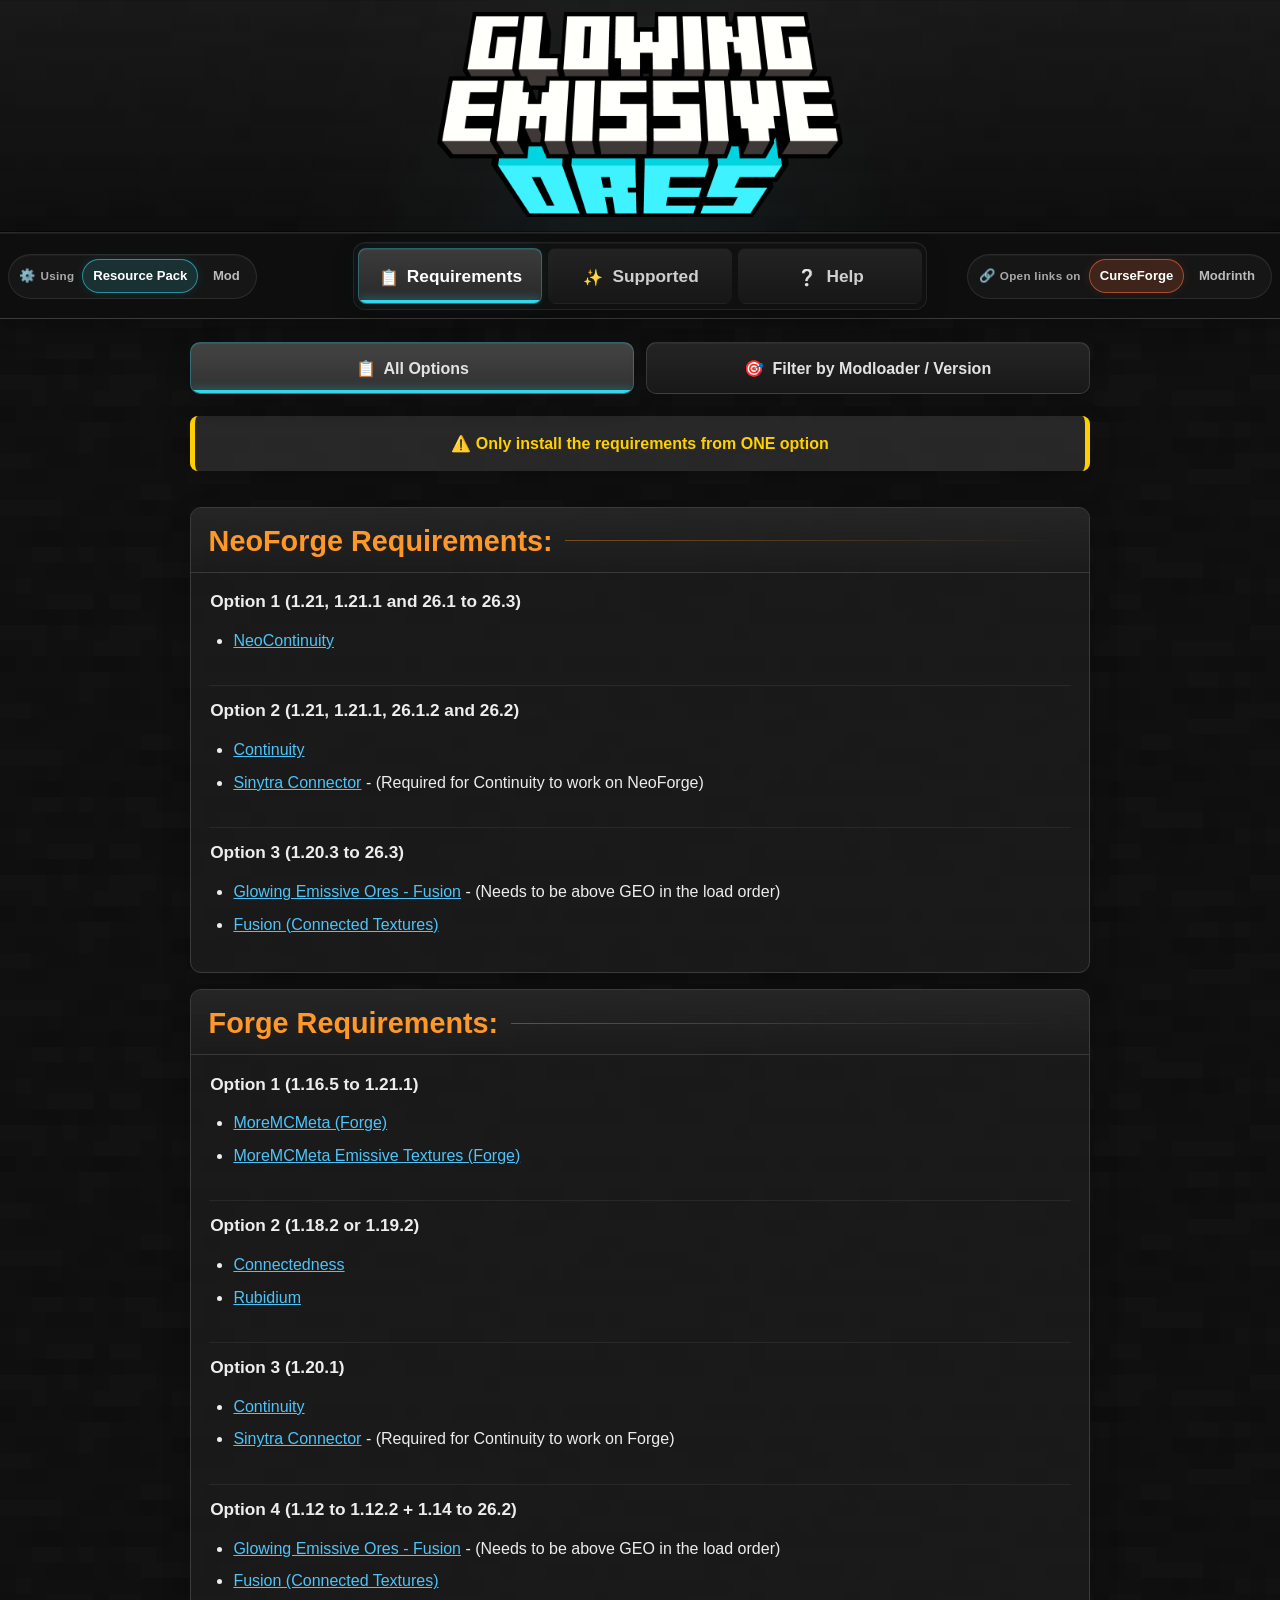
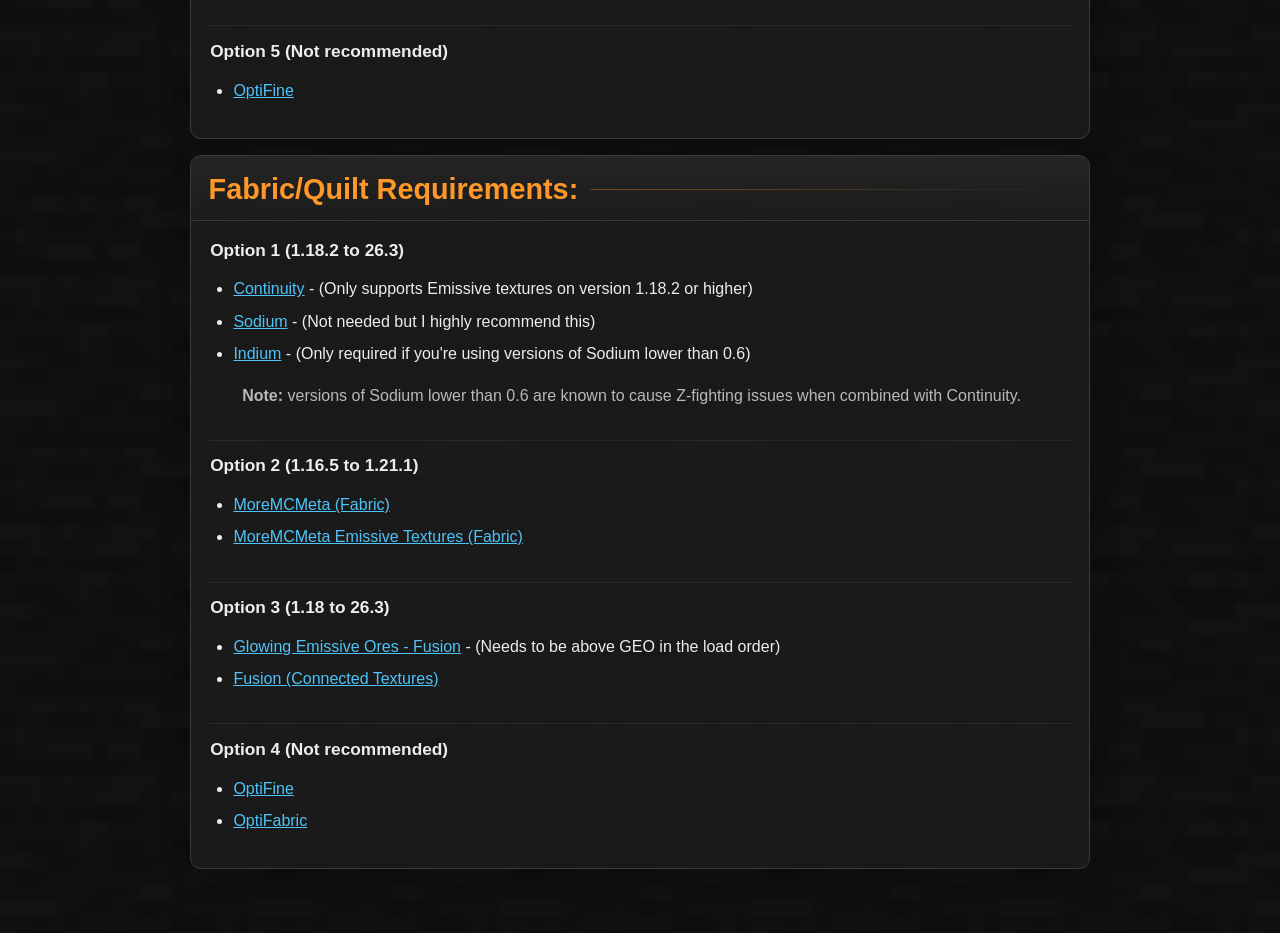
<file: index.html>
<!DOCTYPE html>
<html lang="en">
<head>
  <meta charset="UTF-8">
  <meta name="viewport" content="width=device-width, initial-scale=1">
  <meta name="theme-color" content="#121212">
  <title>Glowing Emissive Ores</title>
  <link rel="icon" type="image/png" href="assets/favicon.png">
  <script>
    (function () {
      var variantStorageKey = 'geoPreferredVariant';
      var allowedVariants = ['resource-pack', 'mod'];
      var url = new URL(window.location.href);
      var requestedVariant = url.searchParams.get('variant');
      var selectedVariant = allowedVariants.indexOf(requestedVariant) !== -1
        ? requestedVariant
        : null;

      try {
        var hostname = document.referrer
          ? new URL(document.referrer).hostname.toLowerCase()
          : '';

        if (hostname === 'modrinth.com' || hostname.endsWith('.modrinth.com')) {
          localStorage.setItem('geoPreferredPlatform', 'modrinth');
        } else if (hostname === 'curseforge.com' || hostname.endsWith('.curseforge.com')) {
          localStorage.setItem('geoPreferredPlatform', 'curseforge');
        }
      } catch (error) {
        // Continue when referrer or storage access is blocked.
      }

      if (!selectedVariant) {
        try {
          var storedVariant = localStorage.getItem(variantStorageKey);
          if (allowedVariants.indexOf(storedVariant) !== -1) {
            selectedVariant = storedVariant;
          }
        } catch (error) {
          // Continue when storage access is blocked.
        }
      }

      if (!selectedVariant && document.referrer) {
        try {
          var referrer = new URL(document.referrer);
          var hostname = referrer.hostname.toLowerCase();
          var pathname = referrer.pathname.toLowerCase();
          var isCurseForge = hostname === 'curseforge.com' || hostname.endsWith('.curseforge.com');
          var isModrinth = hostname === 'modrinth.com' || hostname.endsWith('.modrinth.com');

          if ((isCurseForge && pathname.includes('/minecraft/mc-mods/')) ||
              (isModrinth && pathname.startsWith('/mod/'))) {
            selectedVariant = 'mod';
          } else if ((isCurseForge && pathname.includes('/minecraft/texture-packs/')) ||
                     (isModrinth && pathname.startsWith('/resourcepack/'))) {
            selectedVariant = 'resource-pack';
          }
        } catch (error) {
          // Ignore unavailable or malformed referrer values.
        }
      }

      selectedVariant = selectedVariant || 'resource-pack';

      try {
        localStorage.setItem(variantStorageKey, selectedVariant);
      } catch (error) {
        // Pass the requested variant through the redirect when storage is blocked.
      }

      var destination = selectedVariant === 'mod'
        ? 'supported/'
        : 'requirements-all/';

      // Pass the selection through the redirect so it still works when storage
      // or referrer information is unavailable. The destination removes it.
      destination += '?variant=' + encodeURIComponent(selectedVariant);
      window.location.replace(destination);
    }());
  </script>
</head>
<body>
  <p><a href="requirements-all/">Open the Glowing Emissive Ores website</a></p>
</body>
</html>
</file>
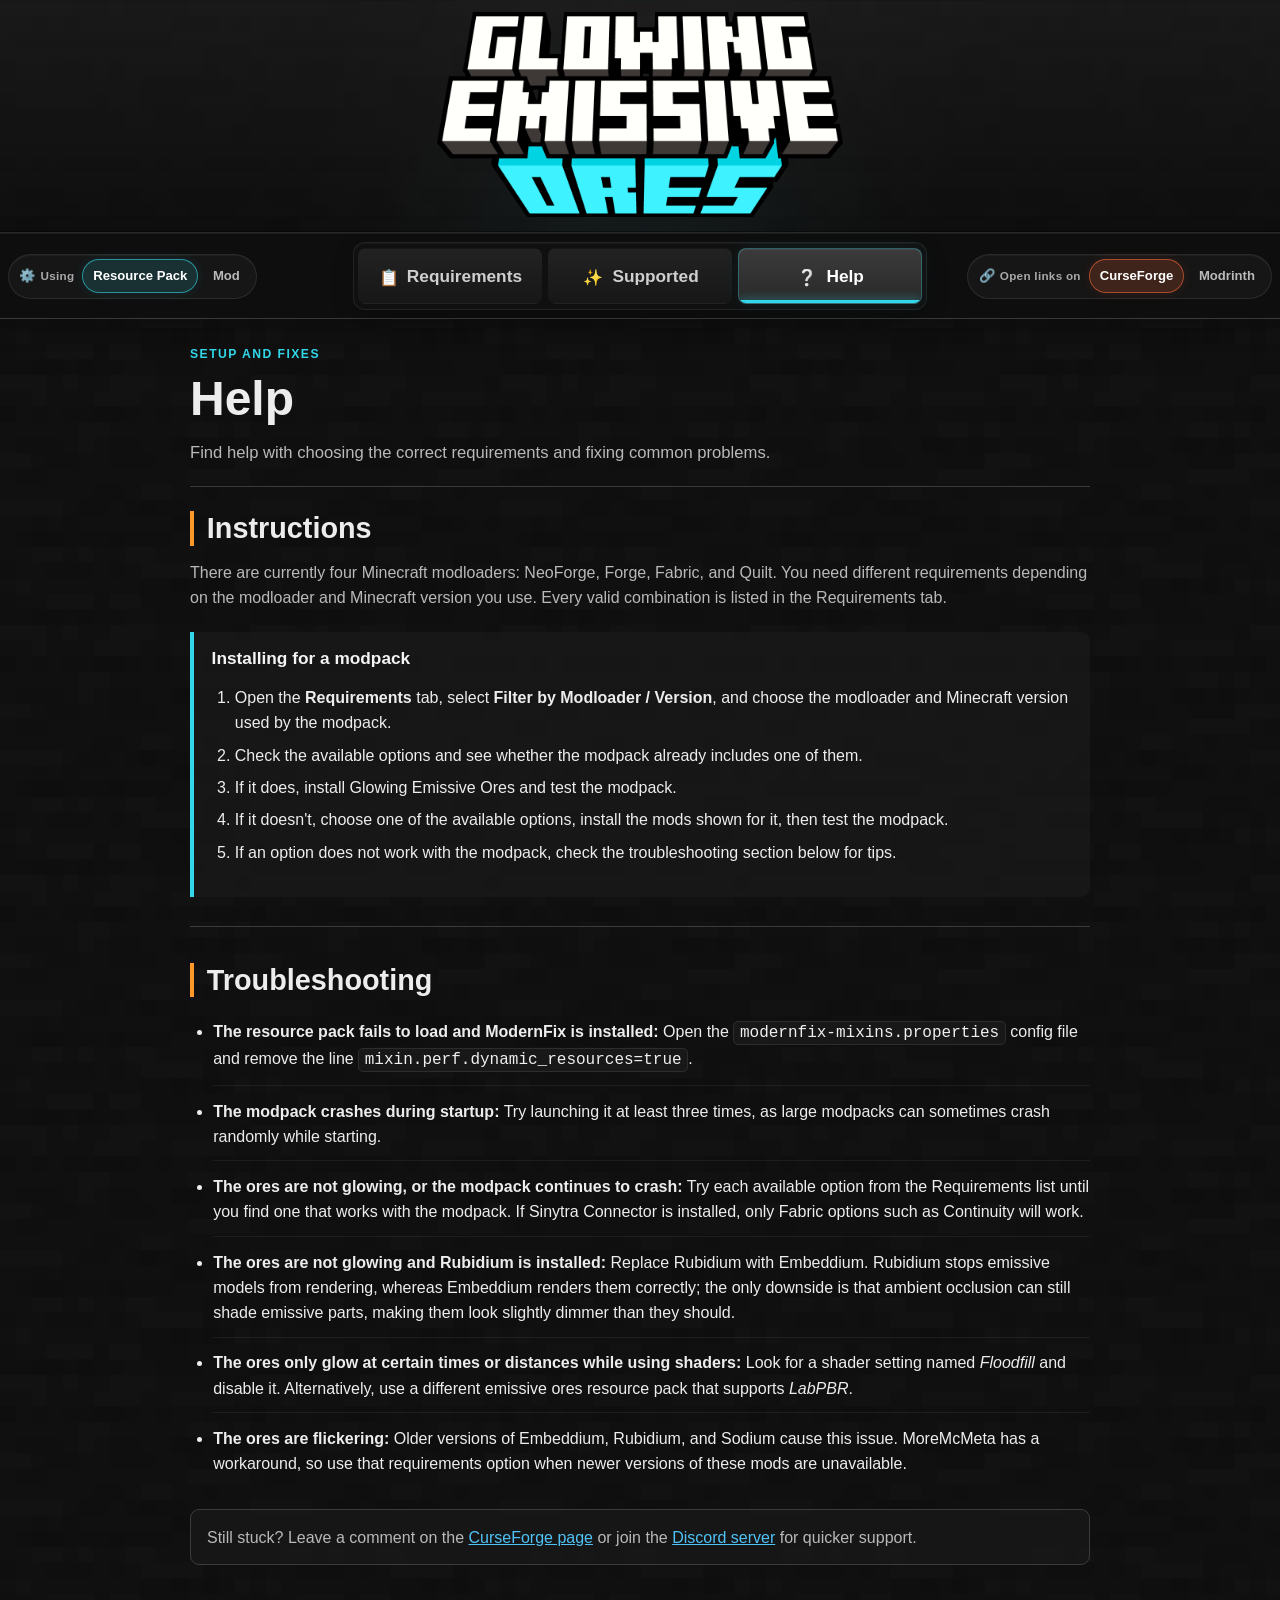
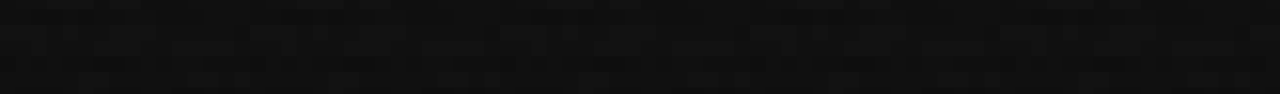
<file: help/index.html>
<!DOCTYPE html>

<html lang="en">
<head>
<meta charset="utf-8"/>
<meta content="width=device-width, initial-scale=1" name="viewport"/>
<meta content="Installation instructions and troubleshooting help for Glowing Emissive Ores." name="description"/>
<meta content="#121212" name="theme-color"/>
<script data-geo-variant-init>
(function () {
  var storageKey = 'geoPreferredVariant';
  var allowedVariants = ['resource-pack', 'mod'];
  var url = new URL(window.location.href);
  var requestedVariant = url.searchParams.get('variant');
  var selectedVariant = allowedVariants.indexOf(requestedVariant) !== -1
    ? requestedVariant
    : null;

  if (!selectedVariant) {
    try {
      var storedVariant = window.localStorage.getItem(storageKey);
      if (allowedVariants.indexOf(storedVariant) !== -1) {
        selectedVariant = storedVariant;
      }
    } catch (error) {
      // Continue when storage access is blocked.
    }
  }

  if (!selectedVariant && document.referrer) {
    try {
      var referrer = new URL(document.referrer);
      var hostname = referrer.hostname.toLowerCase();
      var pathname = referrer.pathname.toLowerCase();
      var isCurseForge = hostname === 'curseforge.com' || hostname.endsWith('.curseforge.com');
      var isModrinth = hostname === 'modrinth.com' || hostname.endsWith('.modrinth.com');

      if ((isCurseForge && pathname.includes('/minecraft/mc-mods/')) ||
          (isModrinth && pathname.startsWith('/mod/'))) {
        selectedVariant = 'mod';
      } else if ((isCurseForge && pathname.includes('/minecraft/texture-packs/')) ||
                 (isModrinth && pathname.startsWith('/resourcepack/'))) {
        selectedVariant = 'resource-pack';
      }
    } catch (error) {
      // Ignore unavailable or malformed referrer values.
    }
  }

  selectedVariant = selectedVariant || 'resource-pack';
  document.documentElement.dataset.geoVariant = selectedVariant;

  try {
    window.localStorage.setItem(storageKey, selectedVariant);
  } catch (error) {
    // The selector still works for the current page when storage is blocked.
  }

  if (requestedVariant !== null) {
    url.searchParams.delete('variant');
    window.history.replaceState(window.history.state, '', url.pathname + url.search + url.hash);
  }
}());
</script>
<title>Help | Glowing Emissive Ores</title>
<link href="../assets/favicon.png" rel="icon" type="image/png"/>
<link as="image" fetchpriority="high" href="../assets/logo.png" rel="preload" type="image/png"/>
<link as="image" href="../assets/background.png" rel="preload" type="image/png"/>
<style data-critical="site-shell">
/* Prevent the shared header from flashing unstyled while the main stylesheet loads. */
html {
  min-width: 280px;
  background: #111;
  color-scheme: dark;
}

body {
  min-height: 100vh;
  margin: 0;
  overflow-y: scroll;
}

/* Keep the finished header visible, but never paint the rest of the page
   before the full stylesheet is ready. */
html:not(.styles-ready) .skip-link,
html:not(.styles-ready) .site-toolbar-wrap,
html:not(.styles-ready) .page-content {
  display: none !important;
}

.site-header {
  display: flex;
  justify-content: center;
  width: 100%;
  padding: 0.7rem 0 0.95rem;
  border-top: 1px solid rgba(255, 255, 255, 0.035);
  border-bottom: 1px solid rgba(255, 255, 255, 0.08);
  overflow: hidden;
  background:
    radial-gradient(circle at 50% 115%, rgba(50, 215, 234, 0.045), transparent 38%),
    linear-gradient(180deg, rgba(25, 25, 25, 0.97), rgba(14, 14, 14, 0.97));
}

.brand-link {
  display: block;
  max-width: 100%;
}

.logo {
  display: block;
  width: min(100%, 520px);
  height: auto;
  max-height: 205px;
  object-fit: contain;
}
</style>
<link fetchpriority="high" href="../styles.css?v=22" onerror="document.documentElement.classList.add('styles-ready')" onload="document.documentElement.classList.add('styles-ready')" rel="stylesheet"/>
<noscript><style>
html:not(.styles-ready) .skip-link,
html:not(.styles-ready) .site-toolbar-wrap,
html:not(.styles-ready) .page-content {
  display: block !important;
}
</style></noscript>
</head>
<body data-page="help">
<a class="skip-link" href="#main-content">Skip to content</a>
<header class="site-header">
<a aria-label="Open the selected Glowing Emissive Ores project page" class="brand-link" data-mod-mod="Glowing Emissive Ores - Mod" data-mod-resource-pack="Glowing Emissive Ores - Resource Pack" href="https://www.curseforge.com/minecraft/texture-packs/glowing-emissive-ores">
<img alt="Glowing Emissive Ores" class="logo" decoding="sync" fetchpriority="high" height="1032" loading="eager" src="../assets/logo.png" width="2048"/>
</a>
</header>
<div class="site-toolbar-wrap">
<div class="site-toolbar">
<div aria-label="Glowing Emissive Ores variant" class="variant-switcher">
<span class="variant-label"><span aria-hidden="true" class="variant-label-icon">⚙️</span> Using</span>
<div aria-label="Choose whether you use the mod or resource pack" class="variant-options" role="group">
<button aria-pressed="false" class="variant-button" data-variant="resource-pack" type="button">Resource Pack</button>
<button aria-pressed="false" class="variant-button" data-variant="mod" type="button">Mod</button>
</div>
</div>
<nav aria-label="Main sections" class="page-tabs"><a class="page-tab resource-pack-only" href="../requirements-all/"><span aria-hidden="true" class="page-tab-icon">📋</span><span class="page-tab-label">Requirements</span></a><a class="page-tab" href="../supported/"><span aria-hidden="true" class="page-tab-icon">✨</span><span class="page-tab-label">Supported</span></a><a aria-current="page" class="page-tab active" href="../help/"><span aria-hidden="true" class="page-tab-icon">❔</span><span class="page-tab-label">Help</span></a></nav>
<div aria-label="Preferred project-link website" class="platform-switcher">
<span class="platform-label"><span aria-hidden="true" class="platform-label-icon">🔗</span> Open links on</span>
<div aria-label="Choose the website used for project links" class="platform-options" role="group">
<button aria-pressed="false" class="platform-button" data-platform="curseforge" type="button">CurseForge</button>
<button aria-pressed="false" class="platform-button" data-platform="modrinth" type="button">Modrinth</button>
</div>
</div>
</div>
</div>
<main class="page-content" id="main-content">
<section class="page-intro">
<p class="eyebrow resource-pack-only">Setup and fixes</p>
<h1>Help</h1>
<p class="resource-pack-only">Find help with choosing the correct requirements and fixing common problems.</p>
</section>
<section aria-labelledby="mod-troubleshooting-title" class="help-section mod-only">
<h2 id="mod-troubleshooting-title">Troubleshooting</h2>
<ul class="troubleshooting-list">
<li><strong>The ores aren't emissive / glowing:</strong>
<ul>
<li>If you are using shaders, look for a setting named <em>Floodfill</em> and disable it.</li>
<li>If Rubidium is installed, replace it with Embeddium. Rubidium stops emissive models from rendering, whereas Embeddium renders them correctly; the only downside is that ambient occlusion can still shade emissive parts, making them look slightly dimmer than they should.</li>
<li>If you are using a version of Sodium below 0.6, install <a data-mod="Indium" href="https://www.curseforge.com/minecraft/mc-mods/indium" rel="noopener noreferrer" target="_blank">Indium</a> to add support for the Fabric Rendering API.</li>
<li>Sodium 0.6 and newer include this support natively, so Indium is not needed.</li>
</ul>
</li>
</ul>
</section>
<section aria-labelledby="mod-faq-title" class="help-section mod-only mod-help-final">
<h2 id="mod-faq-title">Frequently Asked Questions</h2>
<div class="faq-item">
<h3>What is the difference between the mod and resource pack versions?</h3>
<p>The mod only loads assets for the mods you have installed, which greatly reduces loading times compared to the resource pack version. It also includes an in-game config for adjusting emissive brightness and disabling individual ores, and does not require a separate emissive texture mod.</p>
</div>
<div class="faq-item">
<h3>Is the mod compatible with resource packs that change ore textures?</h3>
<p>Yes. Enabled ores keep GEODE's resources as the priority to prevent texture mismatches. Disabled ores allow active resource packs to override GEODE's resources, so you can turn off individual ores when you want another pack's textures to take over.</p>
</div>
<div class="faq-item">
<h3>Does the mod affect performance?</h3>
<p>FPS impact should be negligible in normal gameplay. GEO is designed to avoid runtime scanning, so most of the work happens during loading and resource reloads, and that side has been heavily optimized too.</p>
<p>The only time FPS impact may become noticeable is if a huge number of supported emissive ore blocks are visible at once, because those blocks have extra emissive overlay rendering. This is similar to many other Minecraft rendering cases, such as having lots of transparent blocks, particles, or entities on screen.</p>
</div>
<div class="support-links">
<p>Leave a comment on the <a data-mod-href="https://www.curseforge.com/minecraft/mc-mods/glowing-emissive-ores-definitive-edition/comments" data-resource-pack-href="https://www.curseforge.com/minecraft/texture-packs/glowing-emissive-ores/comments" href="https://www.curseforge.com/minecraft/mc-mods/glowing-emissive-ores-definitive-edition/comments" rel="nofollow noopener noreferrer" target="_blank">CurseForge page</a> or join the <a href="https://discord.gg/vwv6dWZcK2" rel="nofollow noopener noreferrer" target="_blank">Discord server</a> for support.</p>
</div>
</section>
<section aria-labelledby="instructions-title" class="help-section resource-pack-only">
<h2 id="instructions-title">Instructions</h2>
<p>There are currently four Minecraft modloaders: NeoForge, Forge, Fabric, and Quilt. You need different requirements depending on the modloader and Minecraft version you use. Every valid combination is listed in the Requirements tab.</p>
<div class="help-example">
<h3>Installing for a modpack</h3>
<ol>
<li>Open the <strong>Requirements</strong> tab, select <strong>Filter by Modloader / Version</strong>, and choose the modloader and Minecraft version used by the modpack.</li>
<li>Check the available options and see whether the modpack already includes one of them.</li>
<li>If it does, install Glowing Emissive Ores and test the modpack.</li>
<li>If it doesn't, choose one of the available options, install the mods shown for it, then test the modpack.</li>
<li>If an option does not work with the modpack, check the troubleshooting section below for tips.</li>
</ol>
</div>
</section>
<section aria-labelledby="troubleshooting-title" class="help-section resource-pack-only">
<h2 id="troubleshooting-title">Troubleshooting</h2>
<ul class="troubleshooting-list">
<li><strong>The resource pack fails to load and ModernFix is installed:</strong> Open the <code>modernfix-mixins.properties</code> config file and remove the line <code>mixin.perf.dynamic_resources=true</code>.</li>
<li><strong>The modpack crashes during startup:</strong> Try launching it at least three times, as large modpacks can sometimes crash randomly while starting.</li>
<li class="resource-pack-only"><strong>The ores are not glowing, or the modpack continues to crash:</strong> Try each available option from the Requirements list until you find one that works with the modpack. If Sinytra Connector is installed, only Fabric options such as Continuity will work.</li>
<li><strong>The ores are not glowing and Rubidium is installed:</strong> Replace Rubidium with Embeddium. Rubidium stops emissive models from rendering, whereas Embeddium renders them correctly; the only downside is that ambient occlusion can still shade emissive parts, making them look slightly dimmer than they should.</li>
<li><strong>The ores only glow at certain times or distances while using shaders:</strong> Look for a shader setting named <em>Floodfill</em> and disable it. Alternatively, use a different emissive ores resource pack that supports <em>LabPBR</em>.</li>
<li class="resource-pack-only"><strong>The ores are flickering:</strong> Older versions of Embeddium, Rubidium, and Sodium cause this issue. MoreMcMeta has a workaround, so use that requirements option when newer versions of these mods are unavailable.</li>
</ul>
<div class="support-links">
<p>Still stuck? Leave a comment on the <a data-mod-href="https://www.curseforge.com/minecraft/mc-mods/glowing-emissive-ores-definitive-edition/comments" data-resource-pack-href="https://www.curseforge.com/minecraft/texture-packs/glowing-emissive-ores/comments" href="https://www.curseforge.com/minecraft/texture-packs/glowing-emissive-ores/comments" rel="nofollow noopener noreferrer" target="_blank">CurseForge page</a> or join the <a href="https://discord.gg/vwv6dWZcK2" rel="nofollow noopener noreferrer" target="_blank">Discord server</a> for quicker support.</p>
</div>
</section>
</main>
<script defer="" src="../modLinks.js?v=36"></script>
<script defer="" src="../scripts/common.js?v=20"></script>
</body>
</html>
</file>
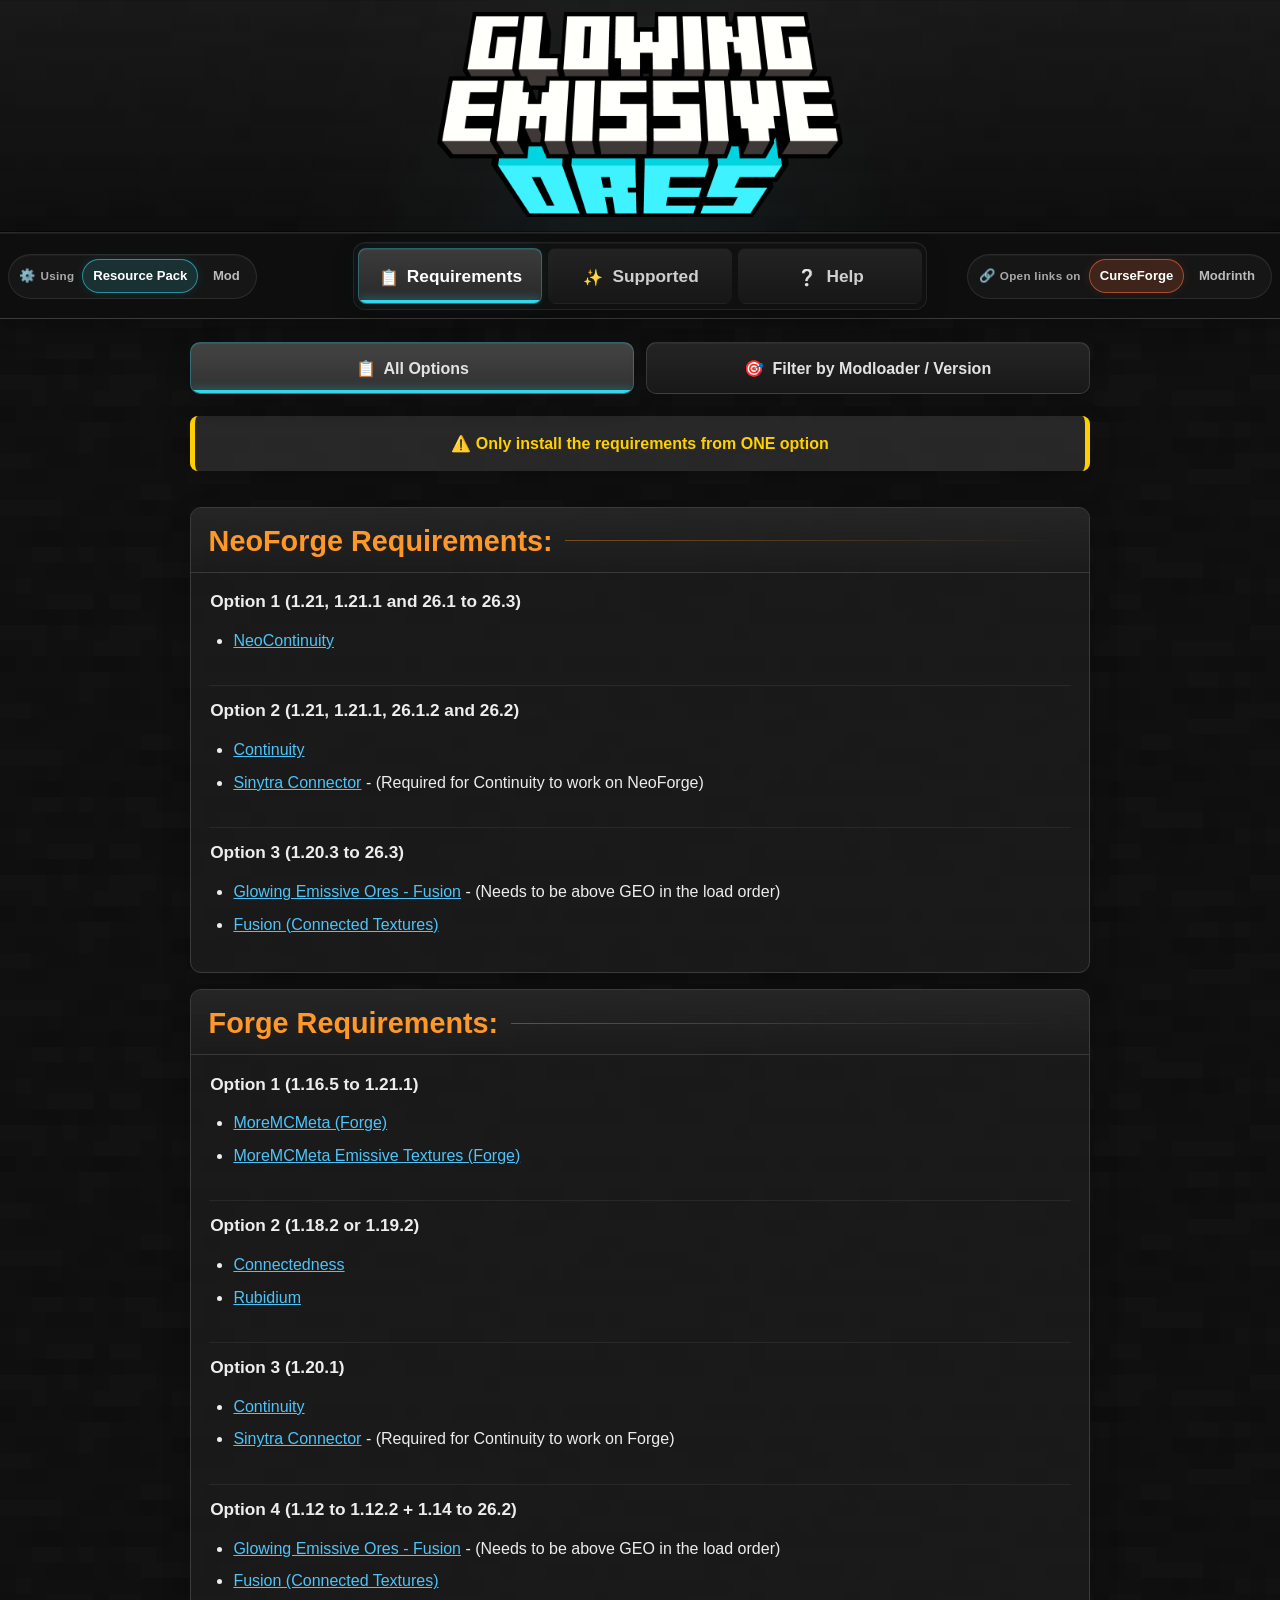
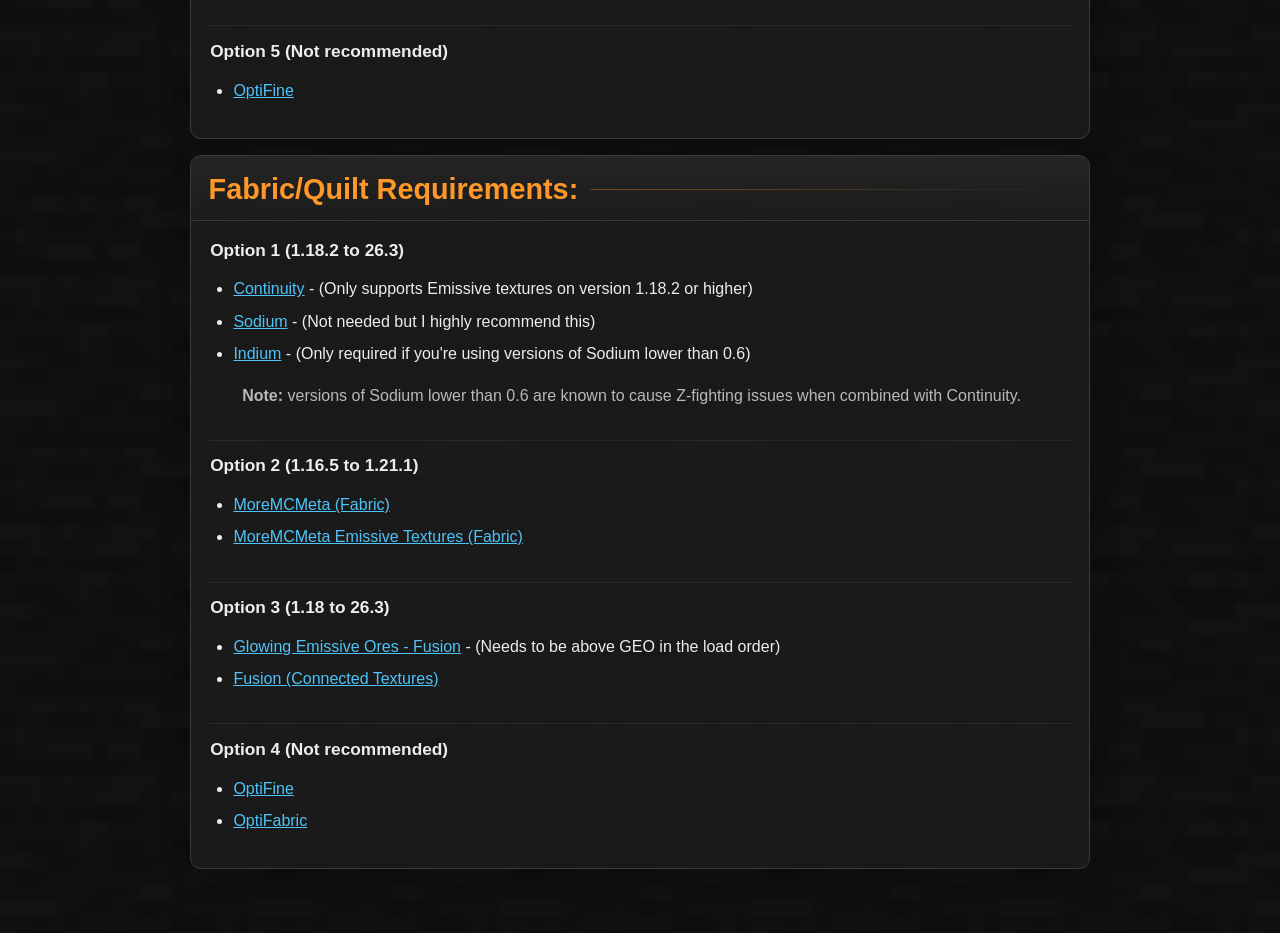
<file: requirements-all/index.html>
<!DOCTYPE html>

<html lang="en">
<head>
<meta charset="utf-8"/>
<meta content="width=device-width, initial-scale=1" name="viewport"/>
<meta content="View every requirement option for Glowing Emissive Ores." name="description"/>
<meta content="#121212" name="theme-color"/>
<script data-geo-variant-init>
(function () {
  var storageKey = 'geoPreferredVariant';
  var allowedVariants = ['resource-pack', 'mod'];
  var url = new URL(window.location.href);
  var requestedVariant = url.searchParams.get('variant');
  var selectedVariant = allowedVariants.indexOf(requestedVariant) !== -1
    ? requestedVariant
    : null;

  if (!selectedVariant) {
    try {
      var storedVariant = window.localStorage.getItem(storageKey);
      if (allowedVariants.indexOf(storedVariant) !== -1) {
        selectedVariant = storedVariant;
      }
    } catch (error) {
      // Continue when storage access is blocked.
    }
  }

  if (!selectedVariant && document.referrer) {
    try {
      var referrer = new URL(document.referrer);
      var hostname = referrer.hostname.toLowerCase();
      var pathname = referrer.pathname.toLowerCase();
      var isCurseForge = hostname === 'curseforge.com' || hostname.endsWith('.curseforge.com');
      var isModrinth = hostname === 'modrinth.com' || hostname.endsWith('.modrinth.com');

      if ((isCurseForge && pathname.includes('/minecraft/mc-mods/')) ||
          (isModrinth && pathname.startsWith('/mod/'))) {
        selectedVariant = 'mod';
      } else if ((isCurseForge && pathname.includes('/minecraft/texture-packs/')) ||
                 (isModrinth && pathname.startsWith('/resourcepack/'))) {
        selectedVariant = 'resource-pack';
      }
    } catch (error) {
      // Ignore unavailable or malformed referrer values.
    }
  }

  selectedVariant = selectedVariant || 'resource-pack';
  document.documentElement.dataset.geoVariant = selectedVariant;

  try {
    window.localStorage.setItem(storageKey, selectedVariant);
  } catch (error) {
    // The selector still works for the current page when storage is blocked.
  }

  if (selectedVariant === 'mod') {
    window.location.replace('../supported/?variant=mod');
    return;
  }

  if (requestedVariant !== null) {
    url.searchParams.delete('variant');
    window.history.replaceState(window.history.state, '', url.pathname + url.search + url.hash);
  }
}());
</script>
<title>Requirements - All Options | Glowing Emissive Ores</title>
<link href="../assets/favicon.png" rel="icon" type="image/png"/>
<link as="image" fetchpriority="high" href="../assets/logo.png" rel="preload" type="image/png"/>
<link as="image" href="../assets/background.png" rel="preload" type="image/png"/>
<style data-critical="site-shell">
/* Prevent the shared header from flashing unstyled while the main stylesheet loads. */
html {
  min-width: 280px;
  background: #111;
  color-scheme: dark;
}

body {
  min-height: 100vh;
  margin: 0;
  overflow-y: scroll;
}

/* Keep the finished header visible, but never paint the rest of the page
   before the full stylesheet is ready. */
html:not(.styles-ready) .skip-link,
html:not(.styles-ready) .site-toolbar-wrap,
html:not(.styles-ready) .page-content {
  display: none !important;
}

.site-header {
  display: flex;
  justify-content: center;
  width: 100%;
  padding: 0.7rem 0 0.95rem;
  border-top: 1px solid rgba(255, 255, 255, 0.035);
  border-bottom: 1px solid rgba(255, 255, 255, 0.08);
  overflow: hidden;
  background:
    radial-gradient(circle at 50% 115%, rgba(50, 215, 234, 0.045), transparent 38%),
    linear-gradient(180deg, rgba(25, 25, 25, 0.97), rgba(14, 14, 14, 0.97));
}

.brand-link {
  display: block;
  max-width: 100%;
}

.logo {
  display: block;
  width: min(100%, 520px);
  height: auto;
  max-height: 205px;
  object-fit: contain;
}
</style>
<link fetchpriority="high" href="../styles.css?v=22" onerror="document.documentElement.classList.add('styles-ready')" onload="document.documentElement.classList.add('styles-ready')" rel="stylesheet"/>
<noscript><style>
html:not(.styles-ready) .skip-link,
html:not(.styles-ready) .site-toolbar-wrap,
html:not(.styles-ready) .page-content {
  display: block !important;
}
</style></noscript>
</head>
<body data-page="requirements">
<a class="skip-link" href="#main-content">Skip to content</a>
<header class="site-header">
<a aria-label="Open the selected Glowing Emissive Ores project page" class="brand-link" data-mod-mod="Glowing Emissive Ores - Mod" data-mod-resource-pack="Glowing Emissive Ores - Resource Pack" href="https://www.curseforge.com/minecraft/texture-packs/glowing-emissive-ores">
<img alt="Glowing Emissive Ores" class="logo" decoding="sync" fetchpriority="high" height="1032" loading="eager" src="../assets/logo.png" width="2048"/>
</a>
</header>
<div class="site-toolbar-wrap">
<div class="site-toolbar">
<div aria-label="Glowing Emissive Ores variant" class="variant-switcher">
<span class="variant-label"><span aria-hidden="true" class="variant-label-icon">⚙️</span> Using</span>
<div aria-label="Choose whether you use the mod or resource pack" class="variant-options" role="group">
<button aria-pressed="false" class="variant-button" data-variant="resource-pack" type="button">Resource Pack</button>
<button aria-pressed="false" class="variant-button" data-variant="mod" type="button">Mod</button>
</div>
</div>
<nav aria-label="Main sections" class="page-tabs"><a aria-current="page" class="page-tab active resource-pack-only" href="../requirements-all/"><span aria-hidden="true" class="page-tab-icon">📋</span><span class="page-tab-label">Requirements</span></a><a class="page-tab" href="../supported/"><span aria-hidden="true" class="page-tab-icon">✨</span><span class="page-tab-label">Supported</span></a><a class="page-tab" href="../help/"><span aria-hidden="true" class="page-tab-icon">❔</span><span class="page-tab-label">Help</span></a></nav>
<div aria-label="Preferred project-link website" class="platform-switcher">
<span class="platform-label"><span aria-hidden="true" class="platform-label-icon">🔗</span> Open links on</span>
<div aria-label="Choose the website used for project links" class="platform-options" role="group">
<button aria-pressed="false" class="platform-button" data-platform="curseforge" type="button">CurseForge</button>
<button aria-pressed="false" class="platform-button" data-platform="modrinth" type="button">Modrinth</button>
</div>
</div>
</div>
</div>
<main class="page-content" id="main-content">
<h1 class="visually-hidden">All requirement options</h1>
<nav aria-label="Requirements views" class="requirements-subnav">
<a aria-current="page" class="requirements-view-link active-view" href="../requirements-all/"><span aria-hidden="true" class="requirements-view-icon">📋</span> All Options</a>
<a class="requirements-view-link" href="../requirements-filter/"><span aria-hidden="true" class="requirements-view-icon">🎯</span> Filter by Modloader / Version</a>
</nav>
<div class="full-requirements"><div class="info-box">
          ⚠️ Only install the requirements from <span>ONE</span> option
        </div><section class="requirement-group"><h2>NeoForge Requirements:</h2><div class="requirement-options">
<div class="requirement-option">
<h3>Option 1 (1.21, 1.21.1 and 26.1 to 26.3)</h3>
<ul>
<li>
<a data-mod="NeoContinuity" rel="noopener noreferrer" target="_blank">NeoContinuity</a>
</li>
</ul>
</div>
<div class="requirement-option">
<h3>Option 2 (1.21, 1.21.1, 26.1.2 and 26.2)</h3>
<ul>
<li>
<a data-mod="Continuity" rel="noopener noreferrer" target="_blank">Continuity</a>
</li>
<li>
<a data-mod="Sinytra Connector" rel="noopener noreferrer" target="_blank">Sinytra Connector</a>
                - (Required for Continuity to work on NeoForge)
              </li>
</ul>
</div>
<div class="requirement-option">
<h3>Option 3 (1.20.3 to 26.3)</h3>
<ul>
<li class="resource-pack-only">
<a data-mod="Glowing Emissive Ores - Fusion" rel="noopener noreferrer" target="_blank">Glowing Emissive Ores - Fusion</a>
                - (Needs to be above GEO in the load order)
              </li>
<li>
<a data-mod="Fusion" rel="noopener noreferrer" target="_blank">Fusion (Connected Textures)</a>
</li>
</ul>
</div>
</div></section><section class="requirement-group"><h2>Forge Requirements:</h2><div class="requirement-options">
<div class="requirement-option">
<h3>Option 1 (1.16.5 to 1.21.1)</h3>
<ul>
<li>
<a data-mod="MoreMCMeta (Forge)" rel="noopener noreferrer" target="_blank">MoreMCMeta (Forge)</a>
</li>
<li>
<a data-mod="MoreMCMeta Emissive Textures (Forge)" rel="noopener noreferrer" target="_blank">MoreMCMeta Emissive Textures (Forge)</a>
</li>
</ul>
</div>
<div class="requirement-option">
<h3>Option 2 (1.18.2 or 1.19.2)</h3>
<ul>
<li>
<a data-mod="Connectedness" rel="noopener noreferrer" target="_blank">Connectedness</a>
</li>
<li>
<a data-mod="Rubidium" rel="noopener noreferrer" target="_blank">Rubidium</a>
</li>
</ul>
</div>
<div class="requirement-option">
<h3>Option 3 (1.20.1)</h3>
<ul>
<li>
<a data-mod="Continuity" rel="noopener noreferrer" target="_blank">Continuity</a>
</li>
<li>
<a data-mod="Sinytra Connector" rel="noopener noreferrer" target="_blank">Sinytra Connector</a>
                - (Required for Continuity to work on Forge)
              </li>
</ul>
</div>
<div class="requirement-option">
<h3>Option 4 (1.12 to 1.12.2 + 1.14 to 26.2)</h3>
<ul>
<li class="resource-pack-only">
<a data-mod="Glowing Emissive Ores - Fusion" rel="noopener noreferrer" target="_blank">Glowing Emissive Ores - Fusion</a>
                - (Needs to be above GEO in the load order)
              </li>
<li>
<a data-mod="Fusion" rel="noopener noreferrer" target="_blank">Fusion (Connected Textures)</a>
</li>
</ul>
</div>
<div class="requirement-option">
<h3>Option 5 (Not recommended)</h3>
<ul>
<li>
<a data-mod="OptiFine" rel="noopener noreferrer" target="_blank">OptiFine</a>
</li>
</ul>
</div>
</div></section><section class="requirement-group"><h2>Fabric/Quilt Requirements:</h2><div class="requirement-options">
<div class="requirement-option">
<h3>Option 1 (1.18.2 to 26.3)</h3>
<ul>
<li>
<a data-mod="Continuity" rel="noopener noreferrer" target="_blank">Continuity</a>
                - (Only supports Emissive textures on version 1.18.2 or higher)
              </li>
<li>
<a data-mod="Sodium" rel="noopener noreferrer" target="_blank">Sodium</a>
                - (Not needed but I highly recommend this)
              </li>
<li>
<a data-mod="Indium" rel="noopener noreferrer" target="_blank">Indium</a>
                - (Only required if you're using versions of Sodium lower than 0.6)
              </li>
</ul>
<p><strong>Note:</strong> versions of Sodium lower than 0.6 are known to cause Z-fighting issues when combined with Continuity.</p>
</div>
<div class="requirement-option">
<h3>Option 2 (1.16.5 to 1.21.1)</h3>
<ul>
<li>
<a data-mod="MoreMCMeta (Fabric)" rel="noopener noreferrer" target="_blank">MoreMCMeta (Fabric)</a>
</li>
<li>
<a data-mod="MoreMCMeta Emissive Textures (Fabric)" rel="noopener noreferrer" target="_blank">MoreMCMeta Emissive Textures (Fabric)</a>
</li>
</ul>
</div>
<div class="requirement-option">
<h3>Option 3 (1.18 to 26.3)</h3>
<ul>
<li class="resource-pack-only">
<a data-mod="Glowing Emissive Ores - Fusion" rel="noopener noreferrer" target="_blank">Glowing Emissive Ores - Fusion</a>
                - (Needs to be above GEO in the load order)
              </li>
<li>
<a data-mod="Fusion" rel="noopener noreferrer" target="_blank">Fusion (Connected Textures)</a>
</li>
</ul>
</div>
<div class="requirement-option">
<h3>Option 4 (Not recommended)</h3>
<ul>
<li>
<a data-mod="OptiFine" rel="noopener noreferrer" target="_blank">OptiFine</a>
</li>
<li>
<a data-mod="OptiFabric" rel="noopener noreferrer" target="_blank">OptiFabric</a>
</li>
</ul>
</div>
</div></section></div>
</main>
<script defer="" src="../modLinks.js?v=36"></script>
<script defer="" src="../scripts/common.js?v=20"></script>
</body>
</html>
</file>
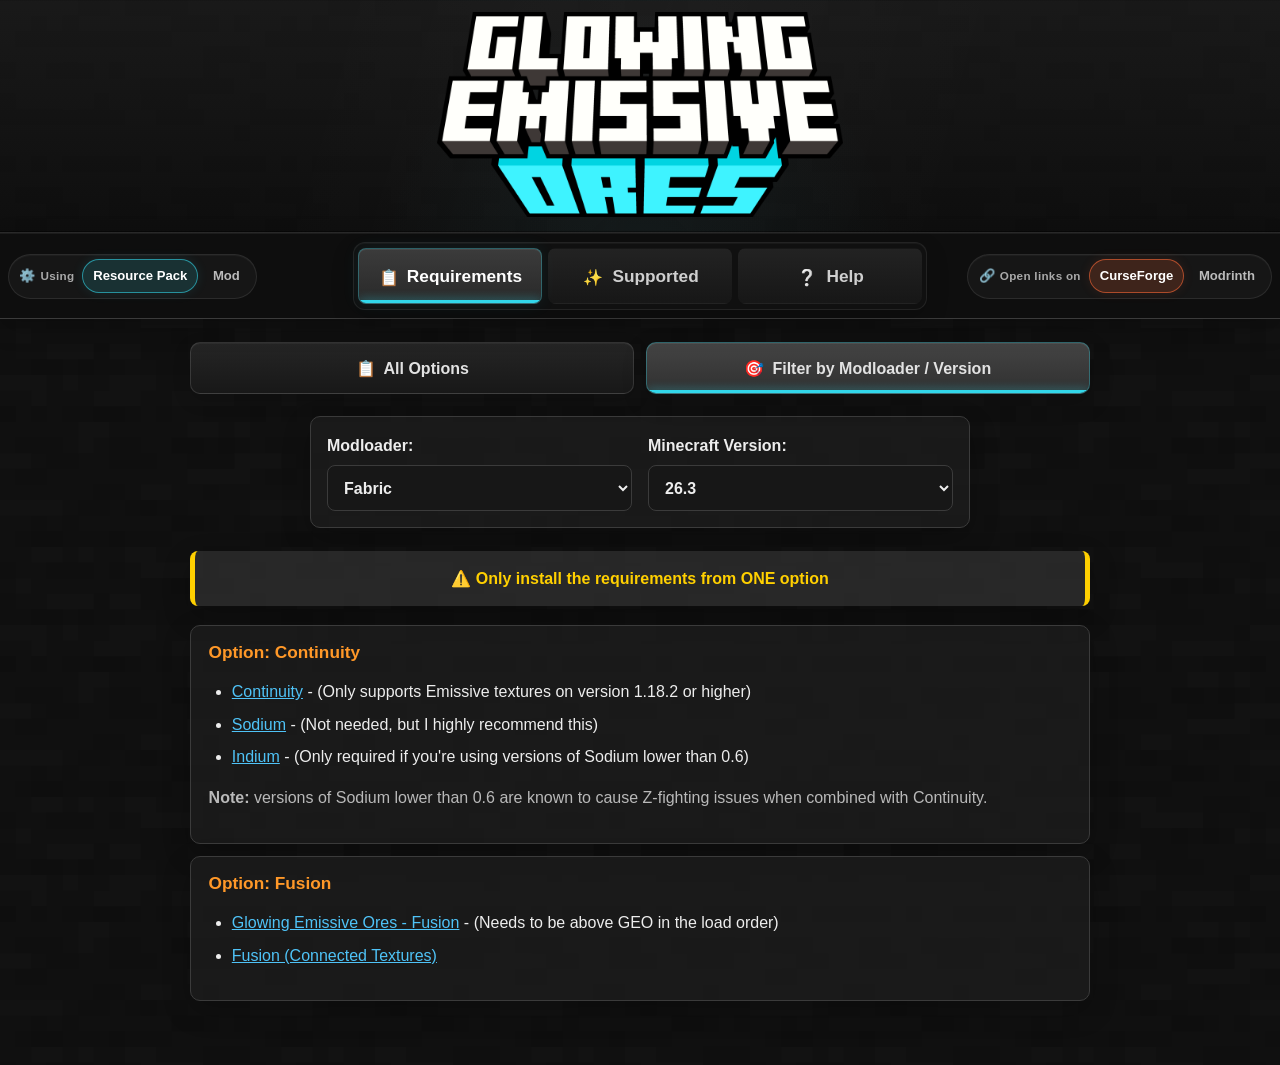
<file: requirements-filter/index.html>
<!DOCTYPE html>

<html lang="en">
<head>
<meta charset="utf-8"/>
<meta content="width=device-width, initial-scale=1" name="viewport"/>
<meta content="Filter Glowing Emissive Ores requirements by Minecraft modloader and version." name="description"/>
<meta content="#121212" name="theme-color"/>
<script data-geo-variant-init>
(function () {
  var storageKey = 'geoPreferredVariant';
  var allowedVariants = ['resource-pack', 'mod'];
  var url = new URL(window.location.href);
  var requestedVariant = url.searchParams.get('variant');
  var selectedVariant = allowedVariants.indexOf(requestedVariant) !== -1
    ? requestedVariant
    : null;

  if (!selectedVariant) {
    try {
      var storedVariant = window.localStorage.getItem(storageKey);
      if (allowedVariants.indexOf(storedVariant) !== -1) {
        selectedVariant = storedVariant;
      }
    } catch (error) {
      // Continue when storage access is blocked.
    }
  }

  if (!selectedVariant && document.referrer) {
    try {
      var referrer = new URL(document.referrer);
      var hostname = referrer.hostname.toLowerCase();
      var pathname = referrer.pathname.toLowerCase();
      var isCurseForge = hostname === 'curseforge.com' || hostname.endsWith('.curseforge.com');
      var isModrinth = hostname === 'modrinth.com' || hostname.endsWith('.modrinth.com');

      if ((isCurseForge && pathname.includes('/minecraft/mc-mods/')) ||
          (isModrinth && pathname.startsWith('/mod/'))) {
        selectedVariant = 'mod';
      } else if ((isCurseForge && pathname.includes('/minecraft/texture-packs/')) ||
                 (isModrinth && pathname.startsWith('/resourcepack/'))) {
        selectedVariant = 'resource-pack';
      }
    } catch (error) {
      // Ignore unavailable or malformed referrer values.
    }
  }

  selectedVariant = selectedVariant || 'resource-pack';
  document.documentElement.dataset.geoVariant = selectedVariant;

  try {
    window.localStorage.setItem(storageKey, selectedVariant);
  } catch (error) {
    // The selector still works for the current page when storage is blocked.
  }

  if (selectedVariant === 'mod') {
    window.location.replace('../supported/?variant=mod');
    return;
  }

  if (requestedVariant !== null) {
    url.searchParams.delete('variant');
    window.history.replaceState(window.history.state, '', url.pathname + url.search + url.hash);
  }
}());
</script>
<title>Requirements - Filter | Glowing Emissive Ores</title>
<link href="../assets/favicon.png" rel="icon" type="image/png"/>
<link as="image" fetchpriority="high" href="../assets/logo.png" rel="preload" type="image/png"/>
<link as="image" href="../assets/background.png" rel="preload" type="image/png"/>
<style data-critical="site-shell">
/* Prevent the shared header from flashing unstyled while the main stylesheet loads. */
html {
  min-width: 280px;
  background: #111;
  color-scheme: dark;
}

body {
  min-height: 100vh;
  margin: 0;
  overflow-y: scroll;
}

/* Keep the finished header visible, but never paint the rest of the page
   before the full stylesheet is ready. */
html:not(.styles-ready) .skip-link,
html:not(.styles-ready) .site-toolbar-wrap,
html:not(.styles-ready) .page-content {
  display: none !important;
}

.site-header {
  display: flex;
  justify-content: center;
  width: 100%;
  padding: 0.7rem 0 0.95rem;
  border-top: 1px solid rgba(255, 255, 255, 0.035);
  border-bottom: 1px solid rgba(255, 255, 255, 0.08);
  overflow: hidden;
  background:
    radial-gradient(circle at 50% 115%, rgba(50, 215, 234, 0.045), transparent 38%),
    linear-gradient(180deg, rgba(25, 25, 25, 0.97), rgba(14, 14, 14, 0.97));
}

.brand-link {
  display: block;
  max-width: 100%;
}

.logo {
  display: block;
  width: min(100%, 520px);
  height: auto;
  max-height: 205px;
  object-fit: contain;
}
</style>
<link fetchpriority="high" href="../styles.css?v=22" onerror="document.documentElement.classList.add('styles-ready')" onload="document.documentElement.classList.add('styles-ready')" rel="stylesheet"/>
<noscript><style>
html:not(.styles-ready) .skip-link,
html:not(.styles-ready) .site-toolbar-wrap,
html:not(.styles-ready) .page-content {
  display: block !important;
}
</style></noscript>
</head>
<body data-page="requirements">
<a class="skip-link" href="#main-content">Skip to content</a>
<header class="site-header">
<a aria-label="Open the selected Glowing Emissive Ores project page" class="brand-link" data-mod-mod="Glowing Emissive Ores - Mod" data-mod-resource-pack="Glowing Emissive Ores - Resource Pack" href="https://www.curseforge.com/minecraft/texture-packs/glowing-emissive-ores">
<img alt="Glowing Emissive Ores" class="logo" decoding="sync" fetchpriority="high" height="1032" loading="eager" src="../assets/logo.png" width="2048"/>
</a>
</header>
<div class="site-toolbar-wrap">
<div class="site-toolbar">
<div aria-label="Glowing Emissive Ores variant" class="variant-switcher">
<span class="variant-label"><span aria-hidden="true" class="variant-label-icon">⚙️</span> Using</span>
<div aria-label="Choose whether you use the mod or resource pack" class="variant-options" role="group">
<button aria-pressed="false" class="variant-button" data-variant="resource-pack" type="button">Resource Pack</button>
<button aria-pressed="false" class="variant-button" data-variant="mod" type="button">Mod</button>
</div>
</div>
<nav aria-label="Main sections" class="page-tabs"><a aria-current="page" class="page-tab active resource-pack-only" href="../requirements-all/"><span aria-hidden="true" class="page-tab-icon">📋</span><span class="page-tab-label">Requirements</span></a><a class="page-tab" href="../supported/"><span aria-hidden="true" class="page-tab-icon">✨</span><span class="page-tab-label">Supported</span></a><a class="page-tab" href="../help/"><span aria-hidden="true" class="page-tab-icon">❔</span><span class="page-tab-label">Help</span></a></nav>
<div aria-label="Preferred project-link website" class="platform-switcher">
<span class="platform-label"><span aria-hidden="true" class="platform-label-icon">🔗</span> Open links on</span>
<div aria-label="Choose the website used for project links" class="platform-options" role="group">
<button aria-pressed="false" class="platform-button" data-platform="curseforge" type="button">CurseForge</button>
<button aria-pressed="false" class="platform-button" data-platform="modrinth" type="button">Modrinth</button>
</div>
</div>
</div>
</div>
<main class="page-content" id="main-content">
<h1 class="visually-hidden">Filter requirements</h1>
<nav aria-label="Requirements views" class="requirements-subnav">
<a class="requirements-view-link" href="../requirements-all/"><span aria-hidden="true" class="requirements-view-icon">📋</span> All Options</a>
<a aria-current="page" class="requirements-view-link active-view" href="../requirements-filter/"><span aria-hidden="true" class="requirements-view-icon">🎯</span> Filter by Modloader / Version</a>
</nav>
<div class="filtered-requirements">
<div class="filter-container">
<div class="filter-group">
<label for="modLoader">
              Modloader:
              <select id="modLoader">
<option value="fabric">Fabric</option>
<option value="forge">Forge</option>
<option value="neoforge">NeoForge</option>
</select>
</label>
<label for="minecraftVersion">
              Minecraft Version:
              <select id="minecraftVersion">
</select>
</label>
</div>
</div>
<div id="results-container">
<div class="info-box">
            ⚠️ Only install the requirements from <span>ONE</span> option
          </div>
<div class="result-box" hidden="" id="continuityFabricResult">
<h3>Option: Continuity</h3>
<ul>
<li>
<a data-mod="Continuity" rel="noopener noreferrer" target="_blank">Continuity</a>
                - (Only supports Emissive textures on version 1.18.2 or higher)
              </li>
<li>
<a data-mod="Sodium" rel="noopener noreferrer" target="_blank">Sodium</a>
                - (Not needed, but I highly recommend this)
              </li>
<li>
<a data-mod="Indium" rel="noopener noreferrer" target="_blank">Indium</a>
                - (Only required if you're using versions of Sodium lower than 0.6)
              </li>
</ul>
<p><strong>Note:</strong> versions of Sodium lower than 0.6 are known to cause Z-fighting issues when combined with Continuity.</p>
</div>
<div class="result-box" hidden="" id="continuityForgeResult">
<h3>Option: Continuity</h3>
<ul>
<li>
<a data-mod="Continuity" rel="noopener noreferrer" target="_blank">Continuity</a>
</li>
<li>
<a data-mod="Sinytra Connector" rel="noopener noreferrer" target="_blank">Sinytra Connector</a>
                - (Required for Continuity to work on Forge)
              </li>
</ul>
</div>
<div class="result-box" hidden="" id="neoContinuityNeoForgeResult">
<h3>Option: NeoContinuity</h3>
<ul>
<li>
<a data-mod="NeoContinuity" rel="noopener noreferrer" target="_blank">NeoContinuity</a>
</li>
</ul>
</div>
<div class="result-box" hidden="" id="continuityNeoForgeResult">
<h3>Option: Continuity with Sinytra Connector</h3>
<ul>
<li>
<a data-mod="Continuity" rel="noopener noreferrer" target="_blank">Continuity</a>
</li>
<li>
<a data-mod="Sinytra Connector" rel="noopener noreferrer" target="_blank">Sinytra Connector</a>
                - (Required for Continuity to work on NeoForge)
              </li>
</ul>
</div>
<div class="result-box" hidden="" id="moreMCMetaFabricResult">
<h3>Option: MoreMCMeta</h3>
<ul>
<li>
<a data-mod="MoreMCMeta (Fabric)" rel="noopener noreferrer" target="_blank">MoreMCMeta (Fabric)</a>
</li>
<li>
<a data-mod="MoreMCMeta Emissive Textures (Fabric)" rel="noopener noreferrer" target="_blank">MoreMCMeta Emissive Textures (Fabric)</a>
</li>
</ul>
</div>
<div class="result-box" hidden="" id="moreMCMetaForgeResult">
<h3>Option: MoreMCMeta</h3>
<ul>
<li>
<a data-mod="MoreMCMeta (Forge)" rel="noopener noreferrer" target="_blank">MoreMCMeta (Forge)</a>
</li>
<li>
<a data-mod="MoreMCMeta Emissive Textures (Forge)" rel="noopener noreferrer" target="_blank">MoreMCMeta Emissive Textures (Forge)</a>
</li>
</ul>
</div>
<div class="result-box" hidden="" id="connectednessForgeResult">
<h3>Option: Connectedness</h3>
<ul>
<li>
<a data-mod="Connectedness" rel="noopener noreferrer" target="_blank">Connectedness</a>
</li>
<li>
<a data-mod="Rubidium" rel="noopener noreferrer" target="_blank">Rubidium</a>
</li>
</ul>
</div>
<div class="result-box" hidden="" id="fusionFabricResult">
<h3>Option: Fusion</h3>
<ul>
<li class="resource-pack-only">
<a data-mod="Glowing Emissive Ores - Fusion" rel="noopener noreferrer" target="_blank">Glowing Emissive Ores - Fusion</a>
                - (Needs to be above GEO in the load order)
              </li>
<li>
<a data-mod="Fusion" rel="noopener noreferrer" target="_blank">Fusion (Connected Textures)</a>
</li>
</ul>
</div>
<div class="result-box" hidden="" id="fusionForgeResult">
<h3>Option: Fusion</h3>
<ul>
<li class="resource-pack-only">
<a data-mod="Glowing Emissive Ores - Fusion" rel="noopener noreferrer" target="_blank">Glowing Emissive Ores - Fusion</a>
                - (Needs to be above GEO in the load order)
              </li>
<li>
<a data-mod="Fusion" rel="noopener noreferrer" target="_blank">Fusion (Connected Textures)</a>
</li>
</ul>
</div>
<div class="result-box" hidden="" id="fusionNeoForgeResult">
<h3>Option: Fusion</h3>
<ul>
<li class="resource-pack-only">
<a data-mod="Glowing Emissive Ores - Fusion" rel="noopener noreferrer" target="_blank">Glowing Emissive Ores - Fusion</a>
                - (Needs to be above GEO in the load order)
              </li>
<li>
<a data-mod="Fusion" rel="noopener noreferrer" target="_blank">Fusion (Connected Textures)</a>
</li>
</ul>
</div>
<div class="result-box" hidden="" id="optifineFabricResult">
<h3>Option: OptiFine</h3>
<ul>
<li>
<a data-mod="OptiFine" rel="noopener noreferrer" target="_blank">OptiFine</a>
</li>
<li>
<a data-mod="OptiFabric" rel="noopener noreferrer" target="_blank">OptiFabric</a>
</li>
</ul>
</div>
<div class="result-box" hidden="" id="optifineForgeResult">
<h3>Option: OptiFine</h3>
<ul>
<li>
<a data-mod="OptiFine" rel="noopener noreferrer" target="_blank">OptiFine</a>
</li>
</ul>
</div>
<div class="result-box empty-result" hidden="" id="noResults"><h3>No options available</h3><p id="noResultsMessage">No requirement options are available for this selection.</p></div></div>
</div>
</main>
<script defer="" src="../modLinks.js?v=36"></script>
<script defer="" src="../scripts/common.js?v=20"></script>
<script defer="" src="../scripts/requirements-filter.js?v=25"></script>
</body>
</html>
</file>
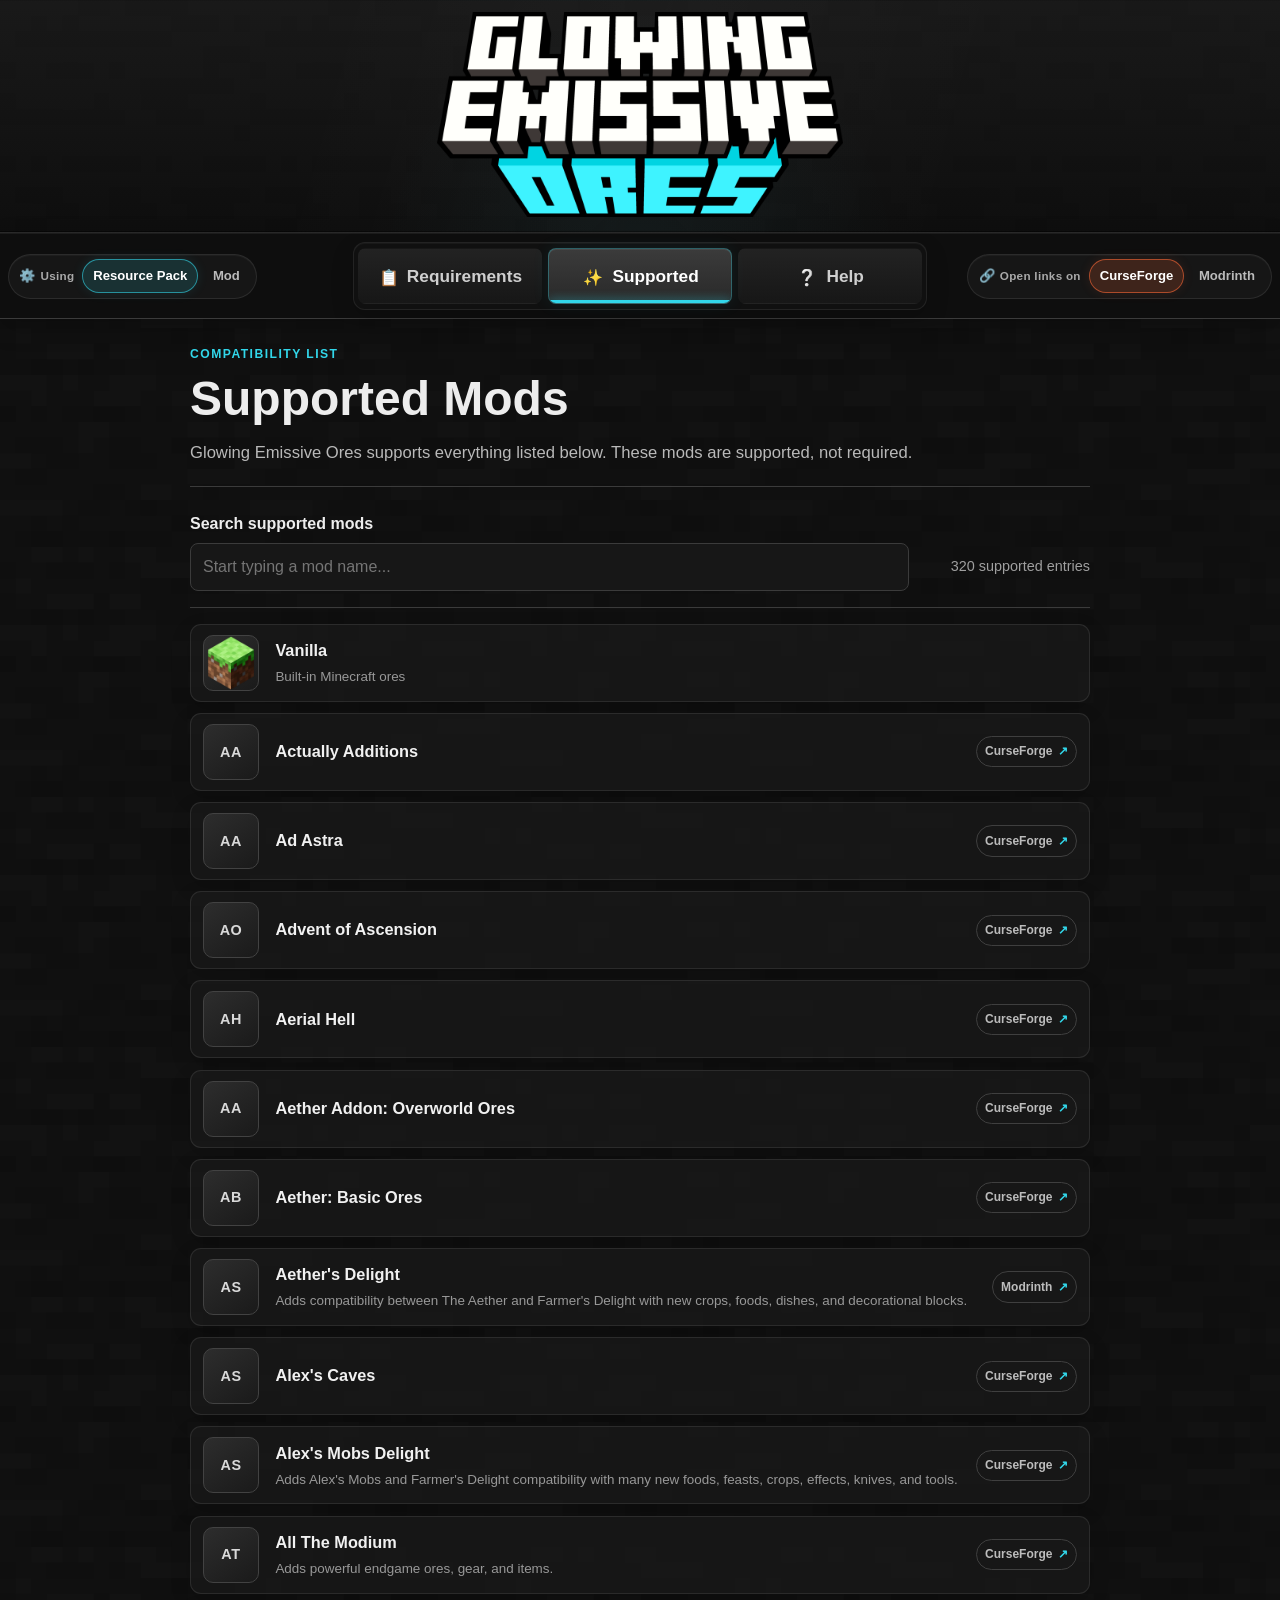
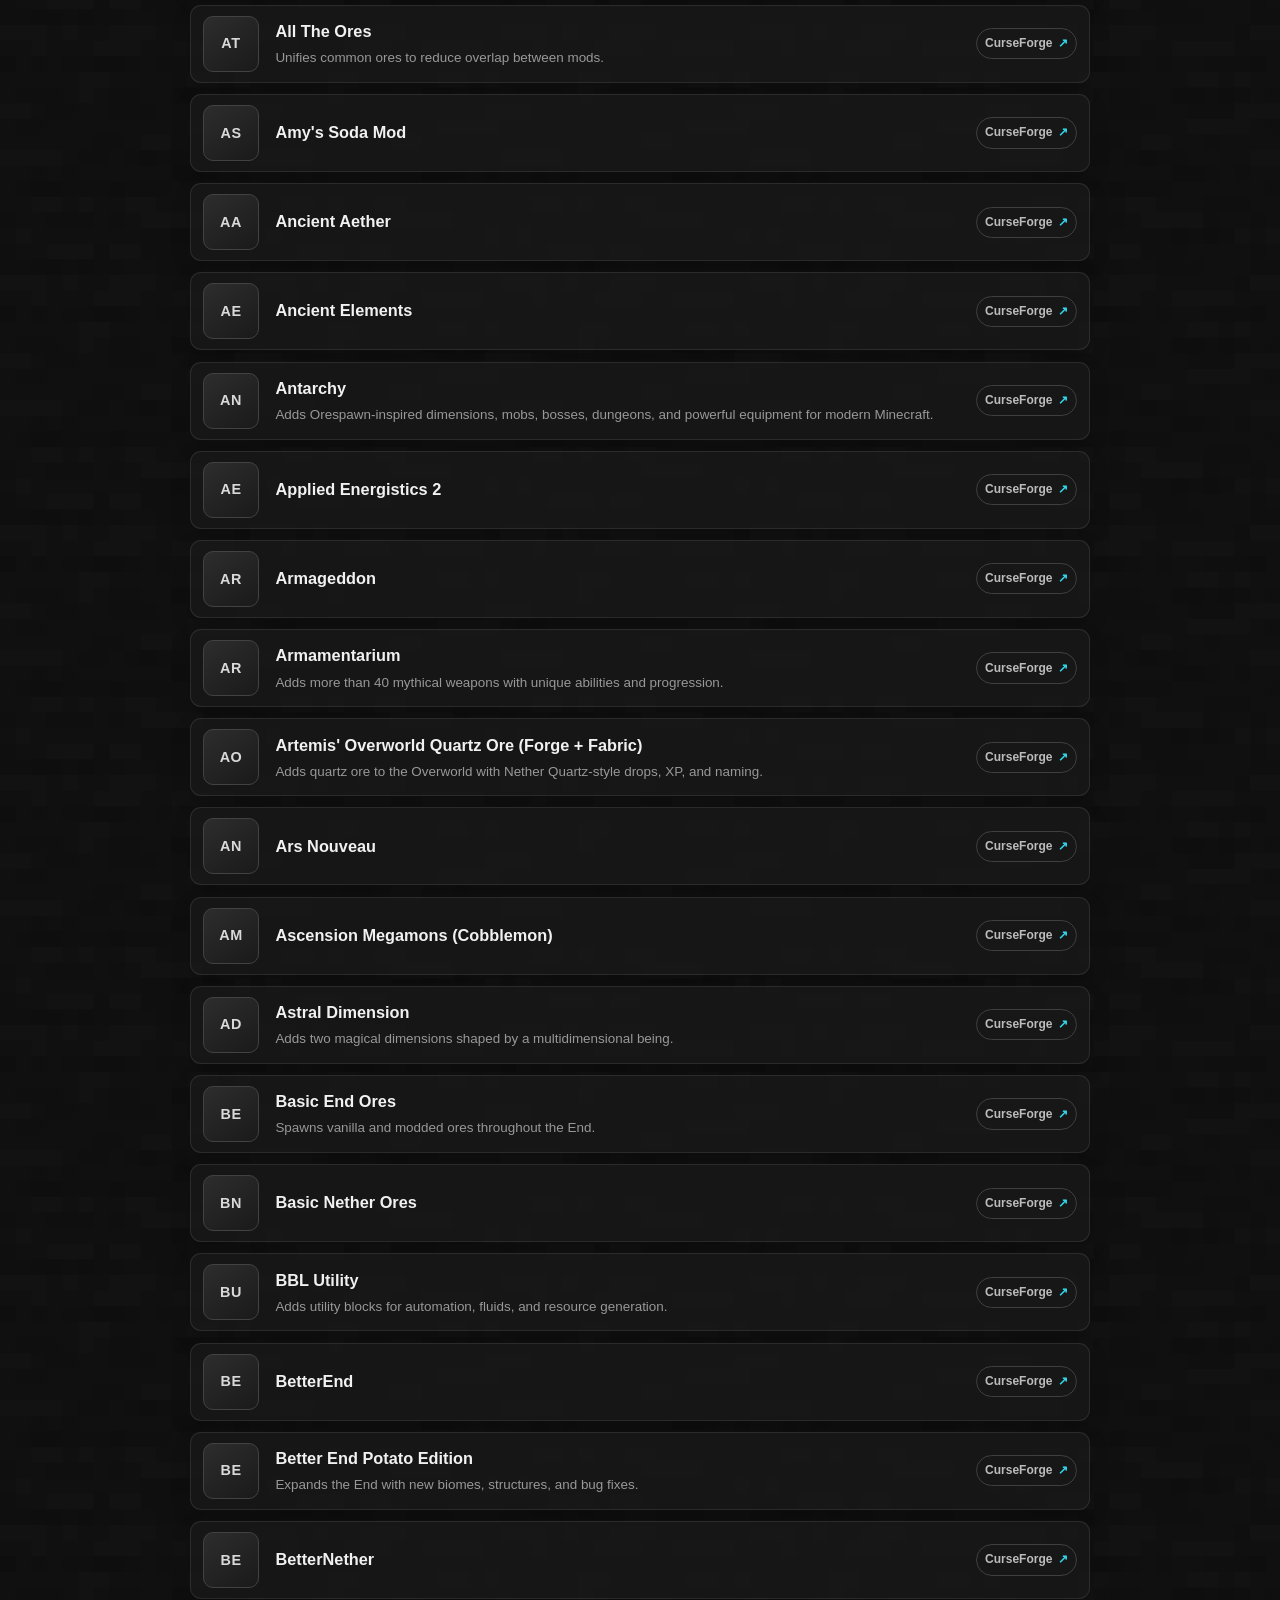
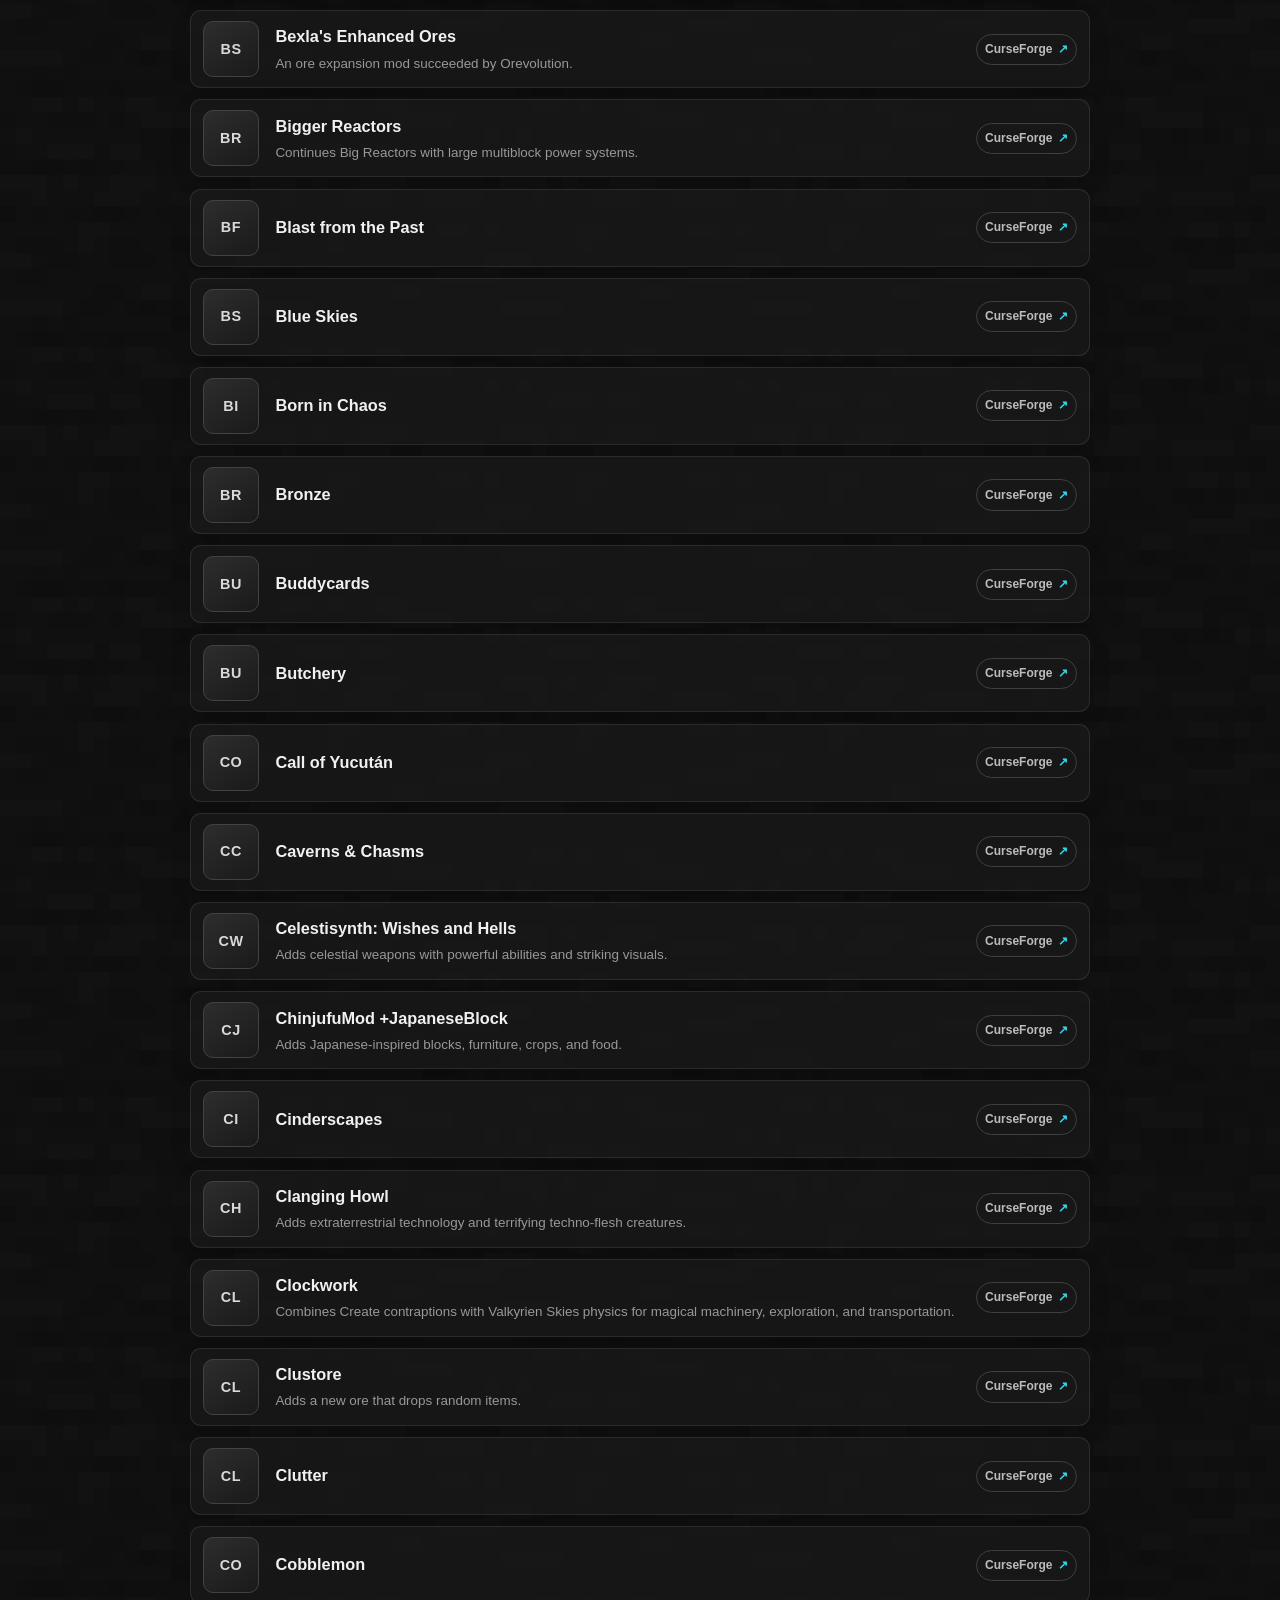
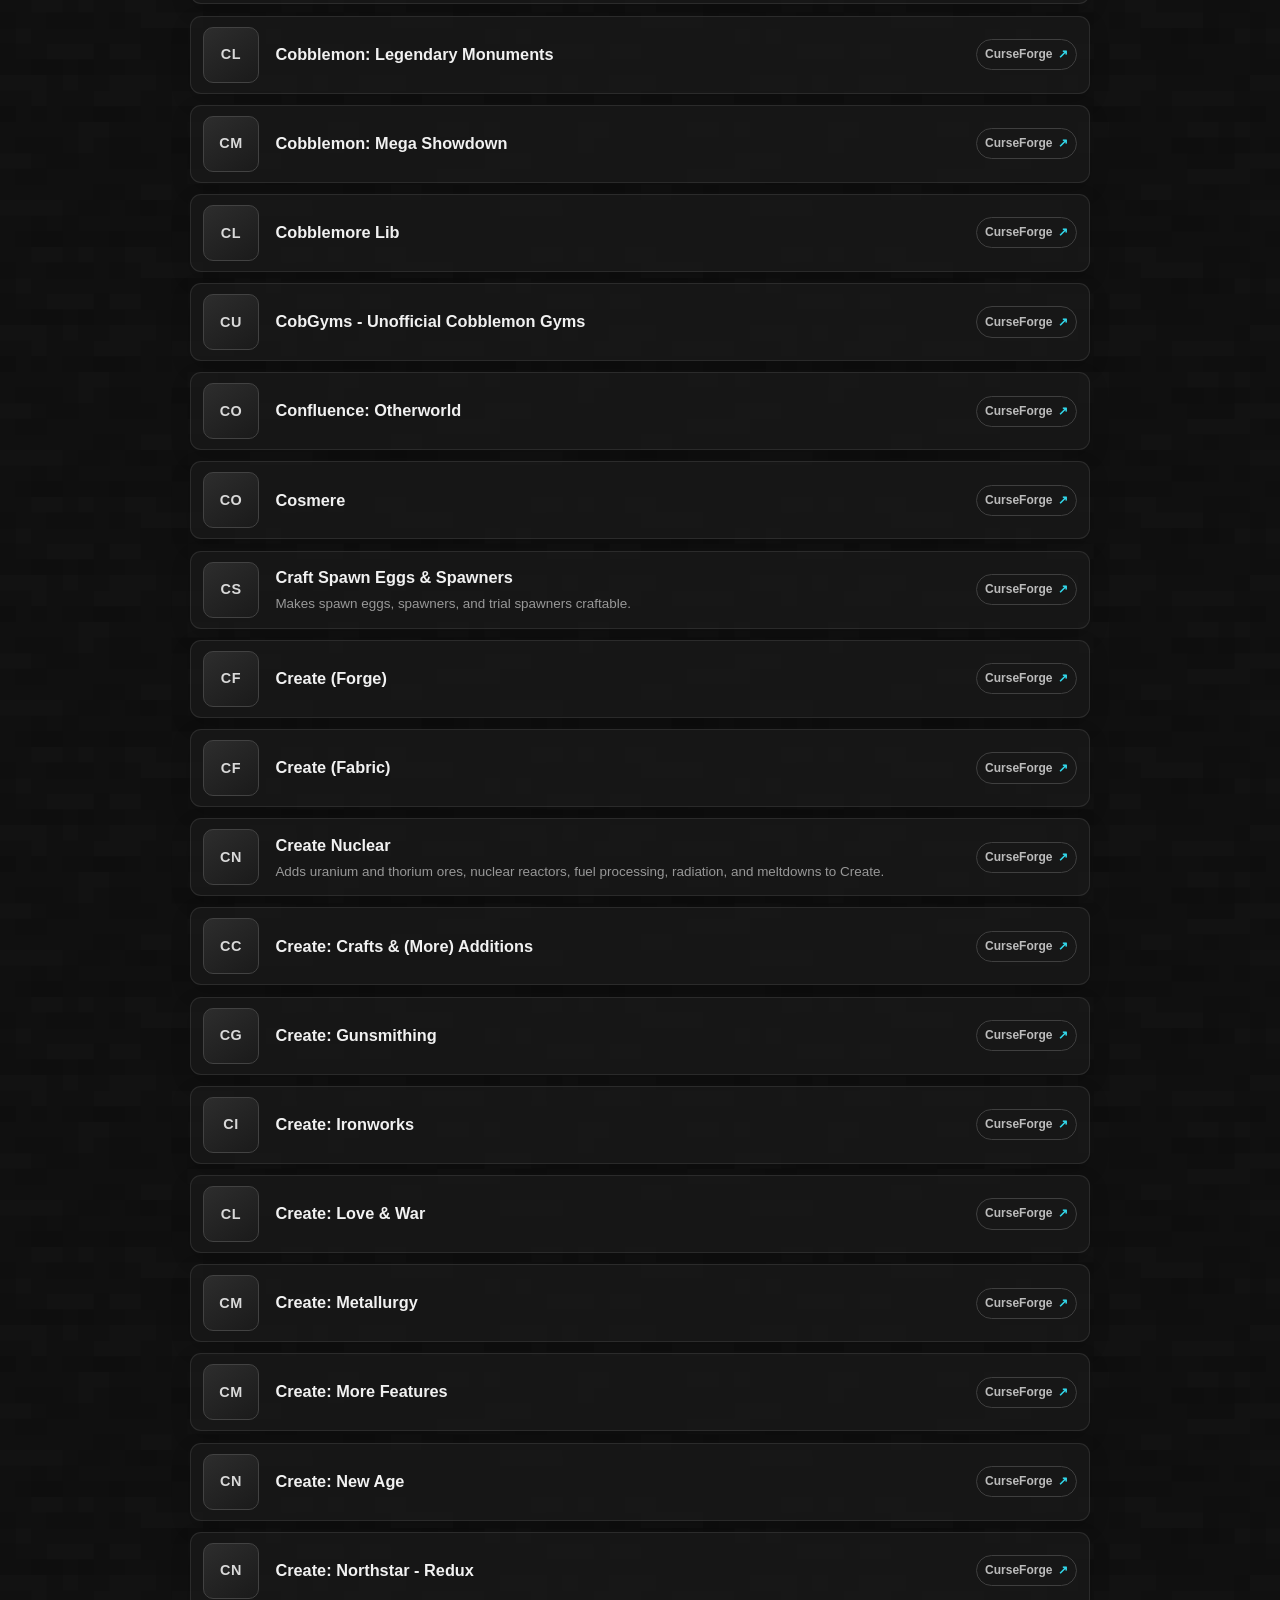
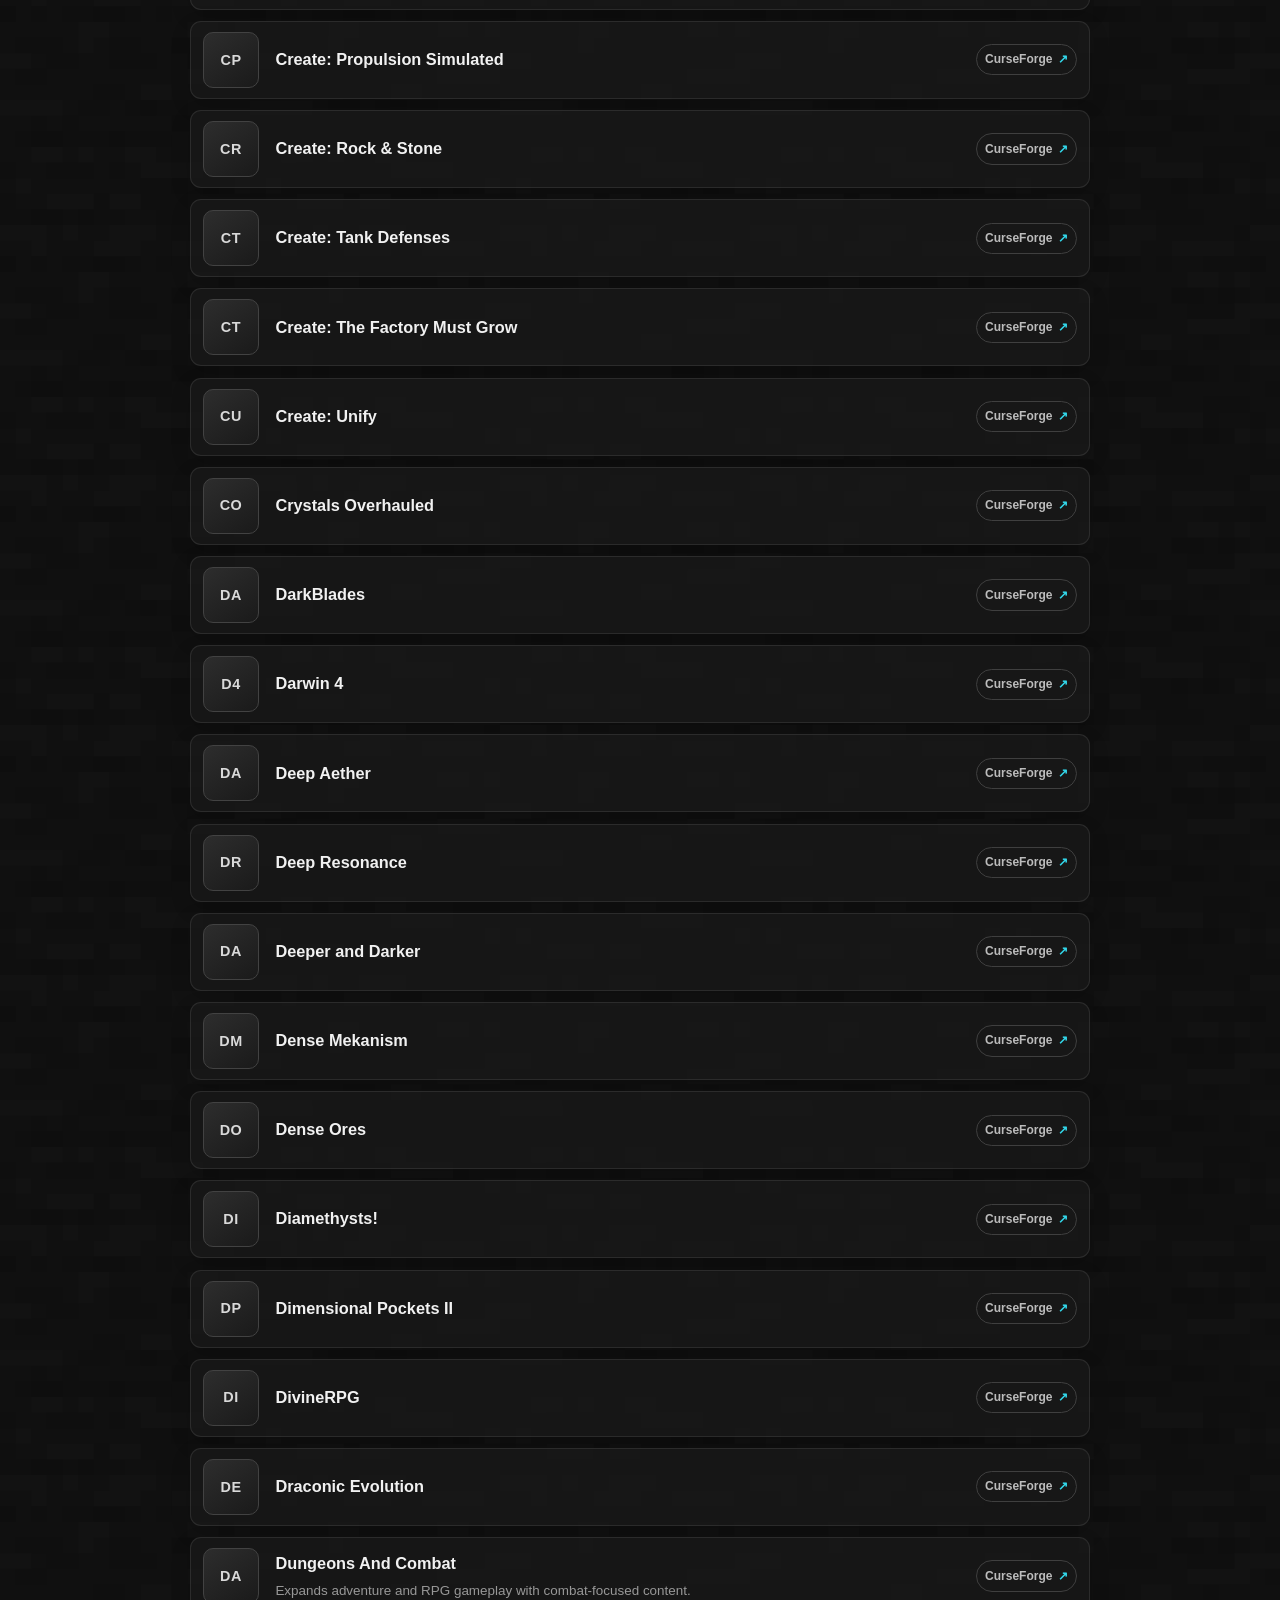
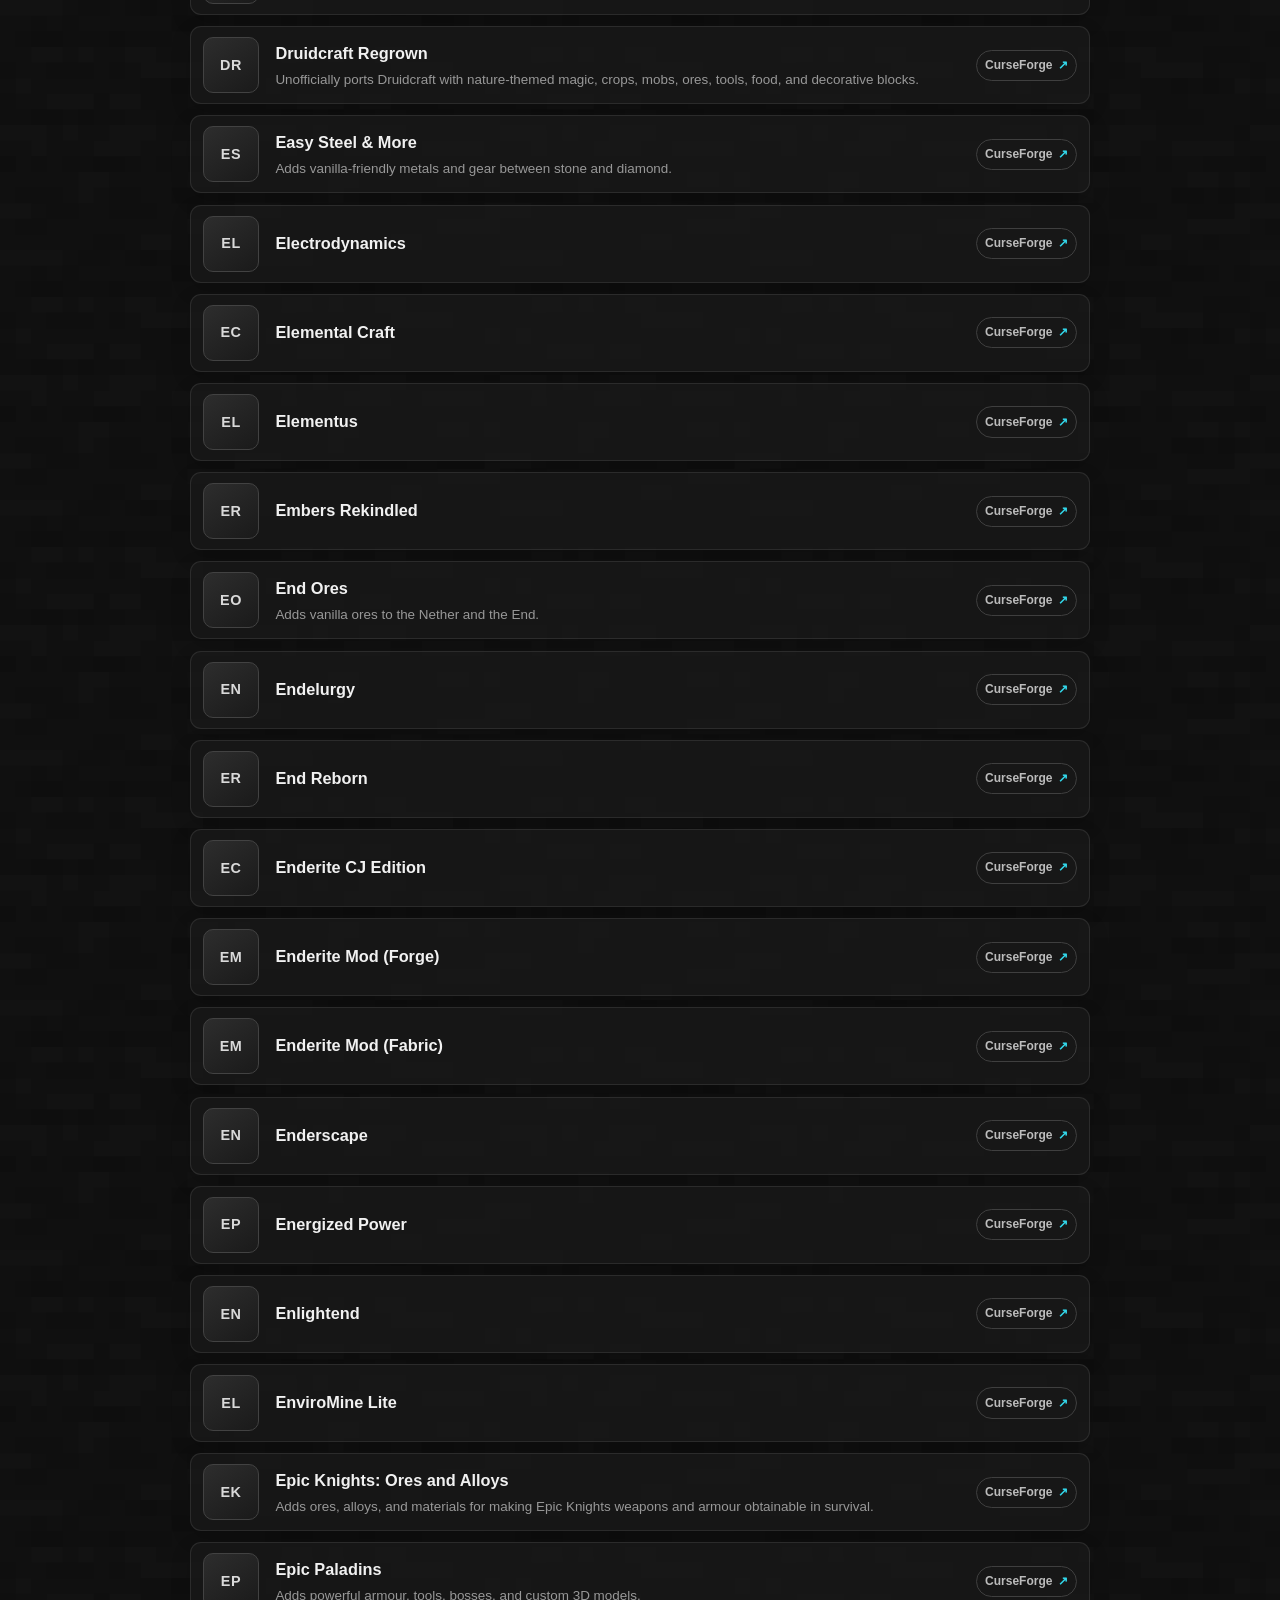
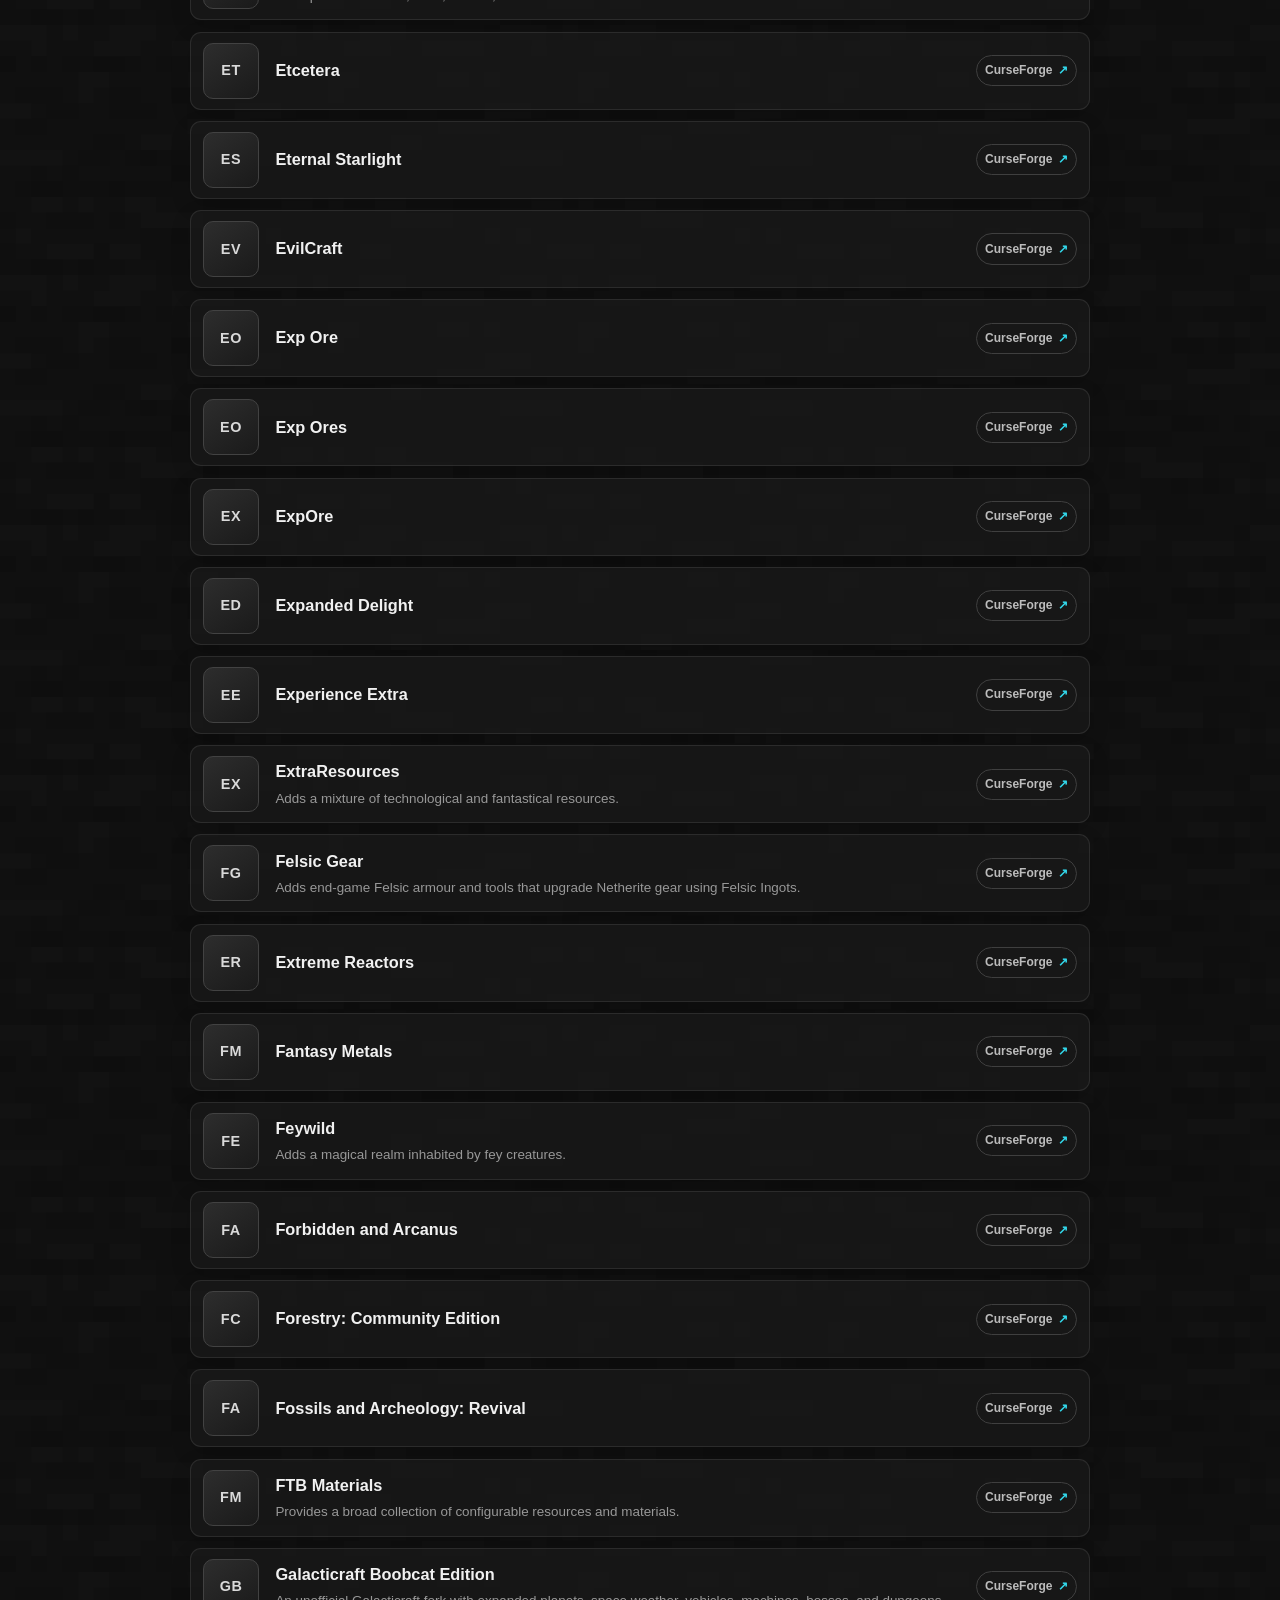
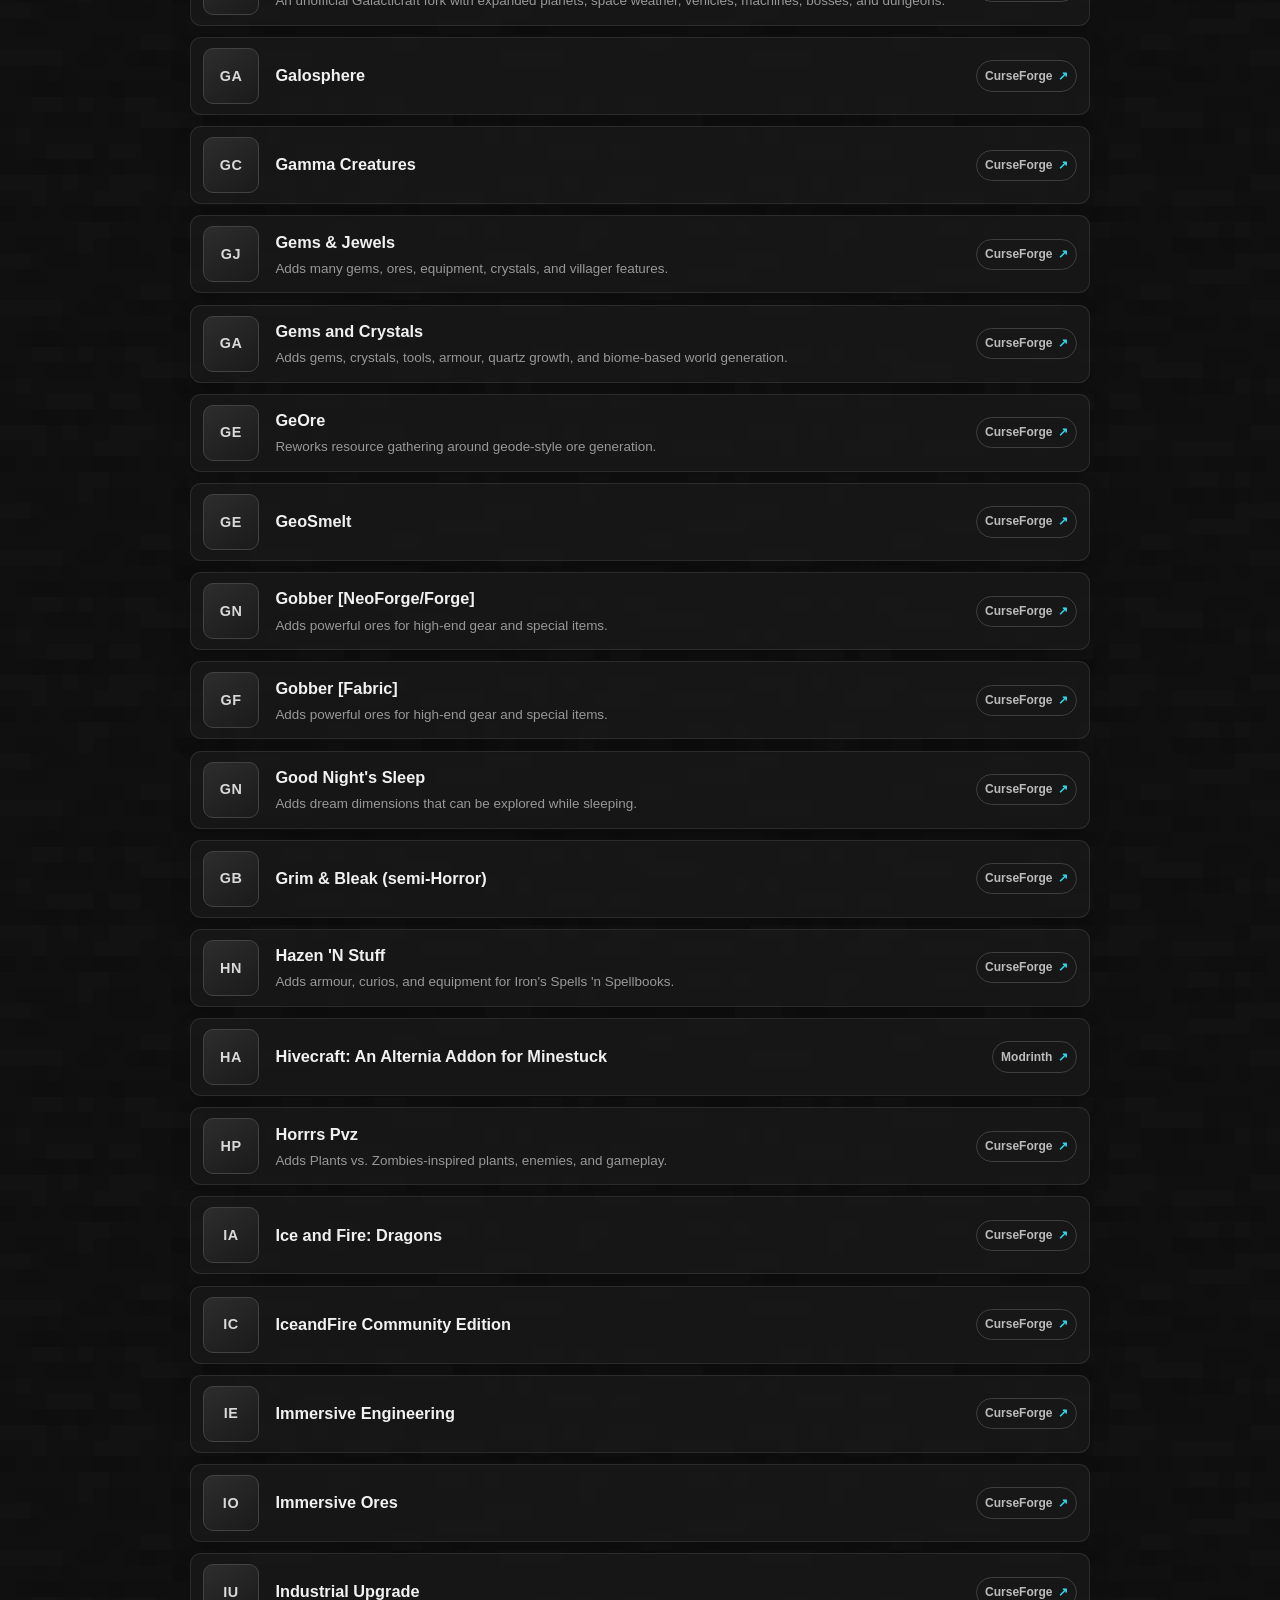
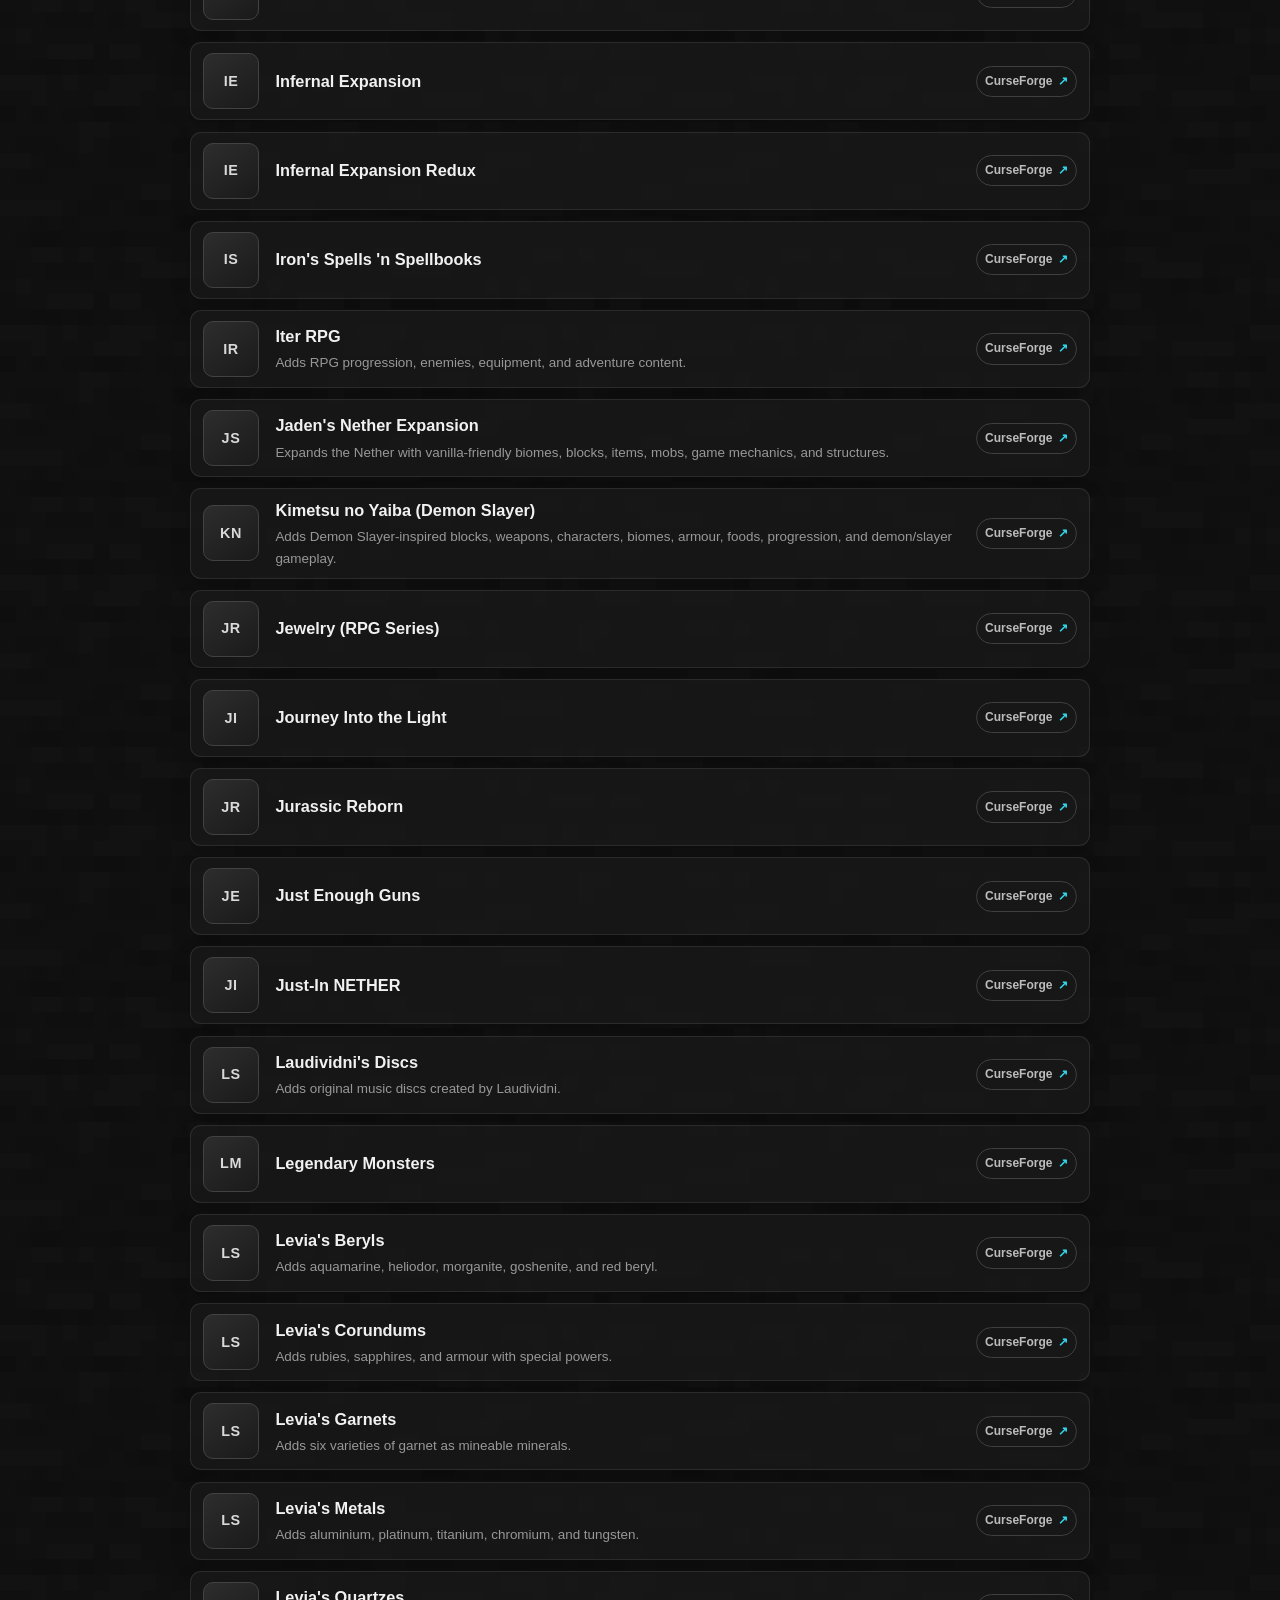
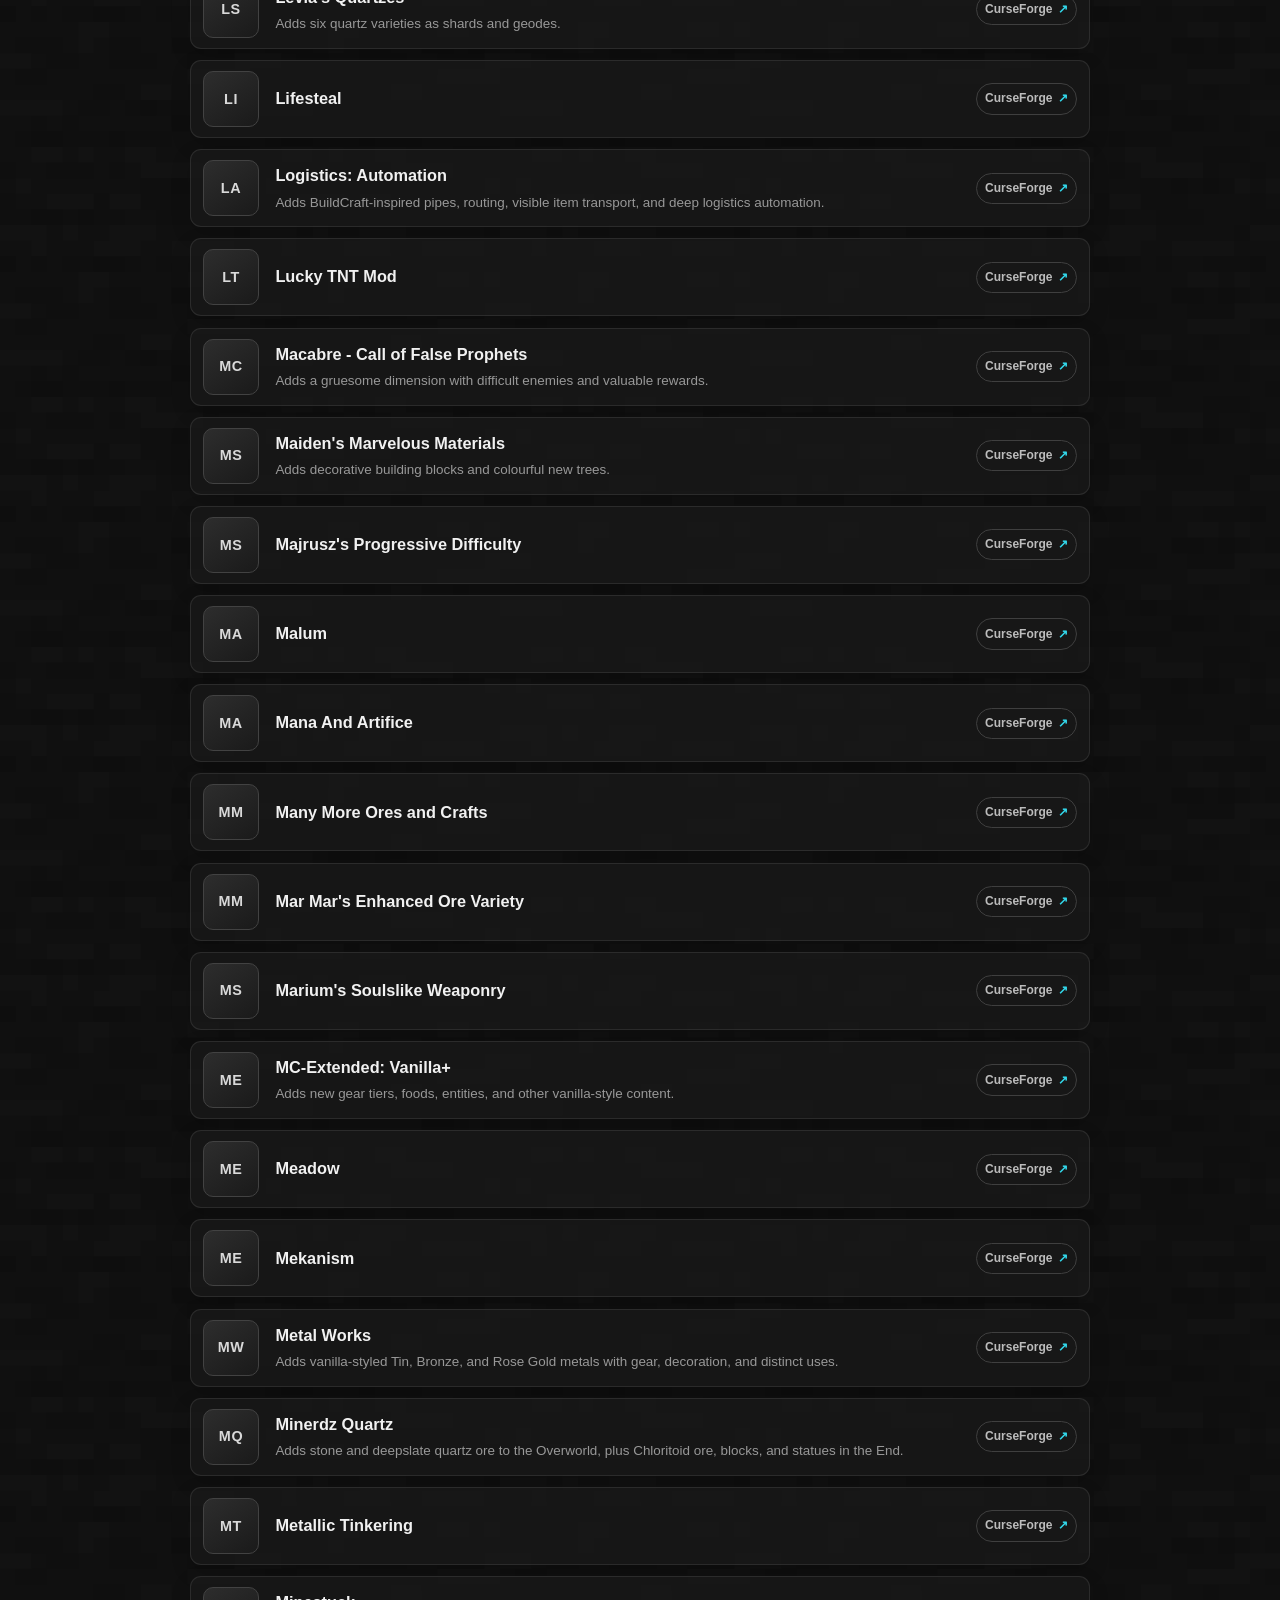
<file: supported/index.html>
<!DOCTYPE html>

<html lang="en">
<head>
<meta charset="utf-8"/>
<meta content="width=device-width, initial-scale=1" name="viewport"/>
<meta content="Search the Minecraft mods supported by Glowing Emissive Ores." name="description"/>
<meta content="#121212" name="theme-color"/>
<script data-geo-variant-init>
(function () {
  var storageKey = 'geoPreferredVariant';
  var allowedVariants = ['resource-pack', 'mod'];
  var url = new URL(window.location.href);
  var requestedVariant = url.searchParams.get('variant');
  var selectedVariant = allowedVariants.indexOf(requestedVariant) !== -1
    ? requestedVariant
    : null;

  if (!selectedVariant) {
    try {
      var storedVariant = window.localStorage.getItem(storageKey);
      if (allowedVariants.indexOf(storedVariant) !== -1) {
        selectedVariant = storedVariant;
      }
    } catch (error) {
      // Continue when storage access is blocked.
    }
  }

  if (!selectedVariant && document.referrer) {
    try {
      var referrer = new URL(document.referrer);
      var hostname = referrer.hostname.toLowerCase();
      var pathname = referrer.pathname.toLowerCase();
      var isCurseForge = hostname === 'curseforge.com' || hostname.endsWith('.curseforge.com');
      var isModrinth = hostname === 'modrinth.com' || hostname.endsWith('.modrinth.com');

      if ((isCurseForge && pathname.includes('/minecraft/mc-mods/')) ||
          (isModrinth && pathname.startsWith('/mod/'))) {
        selectedVariant = 'mod';
      } else if ((isCurseForge && pathname.includes('/minecraft/texture-packs/')) ||
                 (isModrinth && pathname.startsWith('/resourcepack/'))) {
        selectedVariant = 'resource-pack';
      }
    } catch (error) {
      // Ignore unavailable or malformed referrer values.
    }
  }

  selectedVariant = selectedVariant || 'resource-pack';
  document.documentElement.dataset.geoVariant = selectedVariant;

  try {
    window.localStorage.setItem(storageKey, selectedVariant);
  } catch (error) {
    // The selector still works for the current page when storage is blocked.
  }

  if (requestedVariant !== null) {
    url.searchParams.delete('variant');
    window.history.replaceState(window.history.state, '', url.pathname + url.search + url.hash);
  }
}());
</script>
<title>Supported Mods | Glowing Emissive Ores</title>
<link href="../assets/favicon.png" rel="icon" type="image/png"/>
<link as="image" fetchpriority="high" href="../assets/logo.png" rel="preload" type="image/png"/>
<link as="image" href="../assets/background.png" rel="preload" type="image/png"/>
<style data-critical="site-shell">
/* Prevent the shared header from flashing unstyled while the main stylesheet loads. */
html {
  min-width: 280px;
  background: #111;
  color-scheme: dark;
}

body {
  min-height: 100vh;
  margin: 0;
  overflow-y: scroll;
}

/* Keep the finished header visible, but never paint the rest of the page
   before the full stylesheet is ready. */
html:not(.styles-ready) .skip-link,
html:not(.styles-ready) .site-toolbar-wrap,
html:not(.styles-ready) .page-content {
  display: none !important;
}

.site-header {
  display: flex;
  justify-content: center;
  width: 100%;
  padding: 0.7rem 0 0.95rem;
  border-top: 1px solid rgba(255, 255, 255, 0.035);
  border-bottom: 1px solid rgba(255, 255, 255, 0.08);
  overflow: hidden;
  background:
    radial-gradient(circle at 50% 115%, rgba(50, 215, 234, 0.045), transparent 38%),
    linear-gradient(180deg, rgba(25, 25, 25, 0.97), rgba(14, 14, 14, 0.97));
}

.brand-link {
  display: block;
  max-width: 100%;
}

.logo {
  display: block;
  width: min(100%, 520px);
  height: auto;
  max-height: 205px;
  object-fit: contain;
}
</style>
<link fetchpriority="high" href="../styles.css?v=22" onerror="document.documentElement.classList.add('styles-ready')" onload="document.documentElement.classList.add('styles-ready')" rel="stylesheet"/>
<noscript><style>
html:not(.styles-ready) .skip-link,
html:not(.styles-ready) .site-toolbar-wrap,
html:not(.styles-ready) .page-content {
  display: block !important;
}
</style></noscript>
</head>
<body data-page="supported">
<a class="skip-link" href="#main-content">Skip to content</a>
<header class="site-header">
<a aria-label="Open the selected Glowing Emissive Ores project page" class="brand-link" data-mod-mod="Glowing Emissive Ores - Mod" data-mod-resource-pack="Glowing Emissive Ores - Resource Pack" href="https://www.curseforge.com/minecraft/texture-packs/glowing-emissive-ores">
<img alt="Glowing Emissive Ores" class="logo" decoding="sync" fetchpriority="high" height="1032" loading="eager" src="../assets/logo.png" width="2048"/>
</a>
</header>
<div class="site-toolbar-wrap">
<div class="site-toolbar">
<div aria-label="Glowing Emissive Ores variant" class="variant-switcher">
<span class="variant-label"><span aria-hidden="true" class="variant-label-icon">⚙️</span> Using</span>
<div aria-label="Choose whether you use the mod or resource pack" class="variant-options" role="group">
<button aria-pressed="false" class="variant-button" data-variant="resource-pack" type="button">Resource Pack</button>
<button aria-pressed="false" class="variant-button" data-variant="mod" type="button">Mod</button>
</div>
</div>
<nav aria-label="Main sections" class="page-tabs"><a class="page-tab resource-pack-only" href="../requirements-all/"><span aria-hidden="true" class="page-tab-icon">📋</span><span class="page-tab-label">Requirements</span></a><a aria-current="page" class="page-tab active" href="../supported/"><span aria-hidden="true" class="page-tab-icon">✨</span><span class="page-tab-label">Supported</span></a><a class="page-tab" href="../help/"><span aria-hidden="true" class="page-tab-icon">❔</span><span class="page-tab-label">Help</span></a></nav>
<div aria-label="Preferred project-link website" class="platform-switcher">
<span class="platform-label"><span aria-hidden="true" class="platform-label-icon">🔗</span> Open links on</span>
<div aria-label="Choose the website used for project links" class="platform-options" role="group">
<button aria-pressed="false" class="platform-button" data-platform="curseforge" type="button">CurseForge</button>
<button aria-pressed="false" class="platform-button" data-platform="modrinth" type="button">Modrinth</button>
</div>
</div>
</div>
</div>
<main class="page-content" id="main-content">
<section class="page-intro">
<p class="eyebrow">Compatibility list</p>
<h1>Supported Mods</h1>
<p>Glowing Emissive Ores supports everything listed below. These mods are supported, not required.</p>
</section>
<section aria-labelledby="supported-search-label" class="supported-browser">
<div class="supported-toolbar">
<label for="supportedSearch" id="supported-search-label">Search supported mods</label>
<div class="search-row">
<input autocomplete="off" id="supportedSearch" placeholder="Start typing a mod name..." spellcheck="false" type="search"/>
<p aria-live="polite" class="supported-count" id="supportedCount"></p>
</div>
</div>
<ul aria-label="Supported mods" class="supported-list"></ul>
<p class="empty-message" hidden="" id="supportedEmpty">No supported mods match that search.</p>
</section>
</main>
<script defer="" src="../modLinks.js?v=36"></script>
<script defer="" src="../scripts/common.js?v=20"></script><script defer="" src="../scripts/curseforge-icons.js?v=34"></script>
<script defer="" src="../scripts/supported.js?v=30"></script>
</body>
</html>
</file>
<file: styles.css>
:root {
  --bg: #111;
  --surface: #1b1b1b;
  --surface-raised: #232323;
  --surface-hover: #292929;
  --border: #3b3b3b;
  --border-soft: rgba(255, 255, 255, 0.09);
  --text: #ededed;
  --muted: #b9b9b9;
  --link: #4fc3f7;
  --cyan: #32d7ea;
  --orange: #ff9828;
  --warning: #ffd000;
  --focus: #91e8ff;
  --shadow: 0 10px 28px rgba(0, 0, 0, 0.22);
}

* {
  box-sizing: border-box;
}

img {
  max-width: 100%;
}

html {
  min-width: 280px;
  color-scheme: dark;
  scroll-behavior: smooth;
}

body {
  min-height: 100vh;
  margin: 0;
  overflow-y: scroll;
  color: var(--text);
  background-color: var(--bg);
  background-image: url('assets/background.png');
  background-size: 1000px auto;
  font-family: "Segoe UI", Tahoma, Geneva, Verdana, sans-serif;
  font-size: 16px;
  line-height: 1.58;
}

button,
input,
select {
  font: inherit;
}

button,
a,
input,
select {
  -webkit-tap-highlight-color: transparent;
}

a {
  color: var(--link);
}

a:hover {
  text-decoration-thickness: 2px;
}

button:focus-visible,
a:focus-visible,
input:focus-visible,
select:focus-visible {
  outline: 3px solid var(--focus);
  outline-offset: 3px;
}

p {
  margin: 0 0 1rem;
  color: var(--muted);
}

h1,
h2,
h3 {
  color: var(--text);
  line-height: 1.2;
}

h1 {
  margin: 0 0 0.75rem;
  font-size: clamp(2rem, 7vw, 3rem);
}

h2 {
  margin: 2rem 0 0.9rem;
  font-size: clamp(1.45rem, 4vw, 1.8rem);
}

h3 {
  margin: 0 0 0.55rem;
  font-size: 1.08rem;
}

code {
  padding: 0.12rem 0.35rem;
  border: 1px solid var(--border-soft);
  border-radius: 5px;
  color: #f0f0f0;
  background: #181818;
  font-family: Consolas, "Courier New", monospace;
  overflow-wrap: anywhere;
}

[hidden] {
  display: none !important;
}

.visually-hidden {
  position: absolute !important;
  width: 1px !important;
  height: 1px !important;
  padding: 0 !important;
  margin: -1px !important;
  overflow: hidden !important;
  clip: rect(0, 0, 0, 0) !important;
  white-space: nowrap !important;
  border: 0 !important;
}

.skip-link {
  position: fixed;
  top: 0.5rem;
  left: 0.5rem;
  z-index: 2000;
  padding: 0.65rem 0.9rem;
  border-radius: 7px;
  color: #111;
  background: #fff;
  transform: translateY(-160%);
}

.skip-link:focus {
  transform: translateY(0);
}

.site-header {
  position: relative;
  display: flex;
  justify-content: center;
  width: 100%;
  margin: 0;
  padding: 0.7rem 0 0.95rem;
  border-top: 1px solid rgba(255, 255, 255, 0.035);
  border-bottom: 1px solid rgba(255, 255, 255, 0.08);
  background:
    radial-gradient(circle at 50% 115%, rgba(50, 215, 234, 0.045), transparent 38%),
    linear-gradient(180deg, rgba(25, 25, 25, 0.97), rgba(14, 14, 14, 0.97));
  box-shadow: inset 0 -1px 0 rgba(0, 0, 0, 0.45), 0 8px 24px rgba(0, 0, 0, 0.16);
  overflow: hidden;
}

.site-header::before {
  content: "";
  position: absolute;
  inset: 0;
  pointer-events: none;
  background: linear-gradient(105deg, transparent 24%, rgba(255, 255, 255, 0.018) 50%, transparent 76%);
}

.brand-link {
  position: relative;
  z-index: 1;
  display: block;
  border-radius: 12px;
}

.logo {
  display: block;
  width: min(100%, 520px);
  height: auto;
  max-height: 205px;
  object-fit: contain;
  transition: transform 170ms ease;
}

.brand-link:hover .logo {
  transform: scale(1.02);
}


html[data-geo-variant="mod"] .resource-pack-only {
  display: none !important;
}

.site-toolbar-wrap {
  position: sticky;
  top: 0;
  margin-top: 0;
  z-index: 100;
  border-top: 1px solid rgba(255, 255, 255, 0.06);
  border-bottom: 1px solid var(--border);
  background: rgba(15, 15, 15, 0.92);
  box-shadow: 0 8px 24px rgba(0, 0, 0, 0.2);
  backdrop-filter: blur(10px);
}

.site-toolbar {
  display: grid;
  grid-template-columns: minmax(0, 1fr) auto minmax(0, 1fr);
  align-items: center;
  gap: 0.75rem;
  width: min(100% - 1rem, 1500px);
  margin: 0 auto;
  padding: 0.5rem 0;
}

.page-tabs {
  grid-column: 2;
  display: grid;
  grid-template-columns: repeat(3, 184px);
  gap: 0.35rem;
  min-width: 0;
  padding: 0.3rem;
  border: 1px solid rgba(255, 255, 255, 0.08);
  border-radius: 12px;
  background: rgba(18, 18, 18, 0.82);
  box-shadow: inset 0 1px 0 rgba(255, 255, 255, 0.035), 0 8px 22px rgba(0, 0, 0, 0.18);
}

.page-tab {
  position: relative;
  display: flex;
  align-items: center;
  justify-content: center;
  gap: 0.5rem;
  width: 100%;
  min-width: 0;
  min-height: 56px;
  padding: 0.78rem 1.35rem;
  border: 1px solid transparent;
  border-radius: 8px;
  color: #cfcfcf;
  background: linear-gradient(180deg, rgba(42, 42, 42, 0.72), rgba(26, 26, 26, 0.72));
  font-size: 1.08rem;
  font-weight: 780;
  text-decoration: none;
  overflow: hidden;
  transition: border-color 150ms ease, color 150ms ease, background 150ms ease, transform 150ms ease, box-shadow 150ms ease;
}

.page-tab::after {
  content: "";
  position: absolute;
  right: 0;
  bottom: 0;
  left: 0;
  height: 3px;
  border-radius: 0;
  background: var(--cyan);
  box-shadow: 0 0 10px rgba(50, 215, 234, 0.7);
  opacity: 0;
  transform: scaleX(0);
  transform-origin: center;
  transition: opacity 150ms ease, transform 150ms ease;
}

.page-tab:hover {
  border-color: rgba(255, 255, 255, 0.17);
  color: #fff;
  background: linear-gradient(180deg, #343434, #252525);
  transform: translateY(-1px);
}

.page-tab.active {
  border-color: rgba(50, 215, 234, 0.32);
  color: #fff;
  background: linear-gradient(180deg, #3b3b3b, #292929);
  box-shadow: inset 0 1px 0 rgba(255, 255, 255, 0.07), 0 0 18px rgba(50, 215, 234, 0.08);
}

.page-tab.active::after {
  opacity: 1;
  transform: scaleX(1);
}

.page-tab-icon {
  display: inline-grid;
  place-items: center;
  width: 1.45rem;
  height: 1.45rem;
  font-size: 1rem;
  filter: saturate(0.92);
}

.page-tab-label {
  white-space: nowrap;
}


.variant-switcher {
  grid-column: 1;
  justify-self: start;
  display: flex;
  align-items: center;
  gap: 0.5rem;
  min-height: 42px;
  padding: 0.28rem 0.32rem 0.28rem 0.65rem;
  border: 1px solid rgba(255, 255, 255, 0.09);
  border-radius: 999px;
  background: rgba(24, 24, 24, 0.88);
  box-shadow: inset 0 1px 0 rgba(255, 255, 255, 0.035);
}

.variant-label {
  display: inline-flex;
  align-items: center;
  gap: 0.3rem;
  color: #a9a9a9;
  font-size: 0.73rem;
  font-weight: 800;
  letter-spacing: 0.025em;
  white-space: nowrap;
}

.variant-label-icon {
  font-size: 0.82rem;
}

.variant-options {
  display: inline-flex;
  gap: 0.24rem;
}

.variant-button {
  min-height: 34px;
  padding: 0.34rem 0.62rem;
  border: 1px solid transparent;
  border-radius: 999px;
  color: #bababa;
  background: transparent;
  cursor: pointer;
  font-size: 0.82rem;
  font-weight: 740;
  transition: border-color 140ms ease, color 140ms ease, background-color 140ms ease, box-shadow 140ms ease;
}

.variant-button:hover {
  border-color: rgba(255, 255, 255, 0.14);
  color: #fff;
  background: #2b2b2b;
}

.variant-button.active {
  border-color: rgba(50, 215, 234, 0.58);
  color: #fff;
  background: rgba(50, 215, 234, 0.14);
  box-shadow: 0 0 12px rgba(50, 215, 234, 0.1);
}

.platform-switcher {
  grid-column: 3;
  justify-self: end;
  display: flex;
  align-items: center;
  gap: 0.5rem;
  min-height: 42px;
  padding: 0.28rem 0.32rem 0.28rem 0.65rem;
  border: 1px solid rgba(255, 255, 255, 0.09);
  border-radius: 999px;
  background: rgba(24, 24, 24, 0.88);
  box-shadow: inset 0 1px 0 rgba(255, 255, 255, 0.035);
}

.platform-label {
  display: inline-flex;
  align-items: center;
  gap: 0.3rem;
  color: #a9a9a9;
  font-size: 0.73rem;
  font-weight: 800;
  letter-spacing: 0.025em;
  white-space: nowrap;
}

.platform-label-icon {
  font-size: 0.82rem;
}

.platform-options {
  display: inline-flex;
  gap: 0.24rem;
}

.platform-button {
  min-height: 34px;
  padding: 0.34rem 0.62rem;
  border: 1px solid transparent;
  border-radius: 999px;
  color: #bababa;
  background: transparent;
  cursor: pointer;
  font-size: 0.82rem;
  font-weight: 740;
  transition: border-color 140ms ease, color 140ms ease, background-color 140ms ease, box-shadow 140ms ease;
}

.platform-button:hover {
  border-color: rgba(255, 255, 255, 0.14);
  color: #fff;
  background: #2b2b2b;
}

.platform-button[data-platform="curseforge"].active {
  border-color: rgba(241, 100, 54, 0.62);
  color: #fff;
  background: rgba(241, 100, 54, 0.18);
  box-shadow: 0 0 12px rgba(241, 100, 54, 0.1);
}

.platform-button[data-platform="modrinth"].active {
  border-color: rgba(27, 217, 106, 0.58);
  color: #fff;
  background: rgba(27, 217, 106, 0.14);
  box-shadow: 0 0 12px rgba(27, 217, 106, 0.09);
}

.page-content {
  width: min(100% - 1.5rem, 900px);
  margin: 0 auto;
  padding: 1.45rem 0 4rem;
}

.page-intro {
  margin-bottom: 1.5rem;
  padding: 0.2rem 0 1.25rem;
  border-bottom: 1px solid var(--border);
}

.page-intro p:last-child {
  max-width: 760px;
  margin-bottom: 0;
  font-size: 1.04rem;
}

.eyebrow {
  margin-bottom: 0.35rem;
  color: var(--cyan);
  font-size: 0.76rem;
  font-weight: 800;
  letter-spacing: 0.12em;
  text-transform: uppercase;
}

.requirements-subnav {
  display: grid;
  grid-template-columns: repeat(2, minmax(0, 1fr));
  gap: 0.7rem;
  margin-bottom: 1.35rem;
}

.requirements-view-link {
  position: relative;
  display: flex;
  align-items: center;
  justify-content: center;
  gap: 0.5rem;
  min-height: 52px;
  padding: 0.72rem 0.9rem;
  border: 1px solid rgba(255, 255, 255, 0.12);
  border-radius: 10px;
  color: #e2e2e2;
  background: linear-gradient(180deg, rgba(39, 39, 39, 0.92), rgba(25, 25, 25, 0.92));
  box-shadow: inset 0 1px 0 rgba(255, 255, 255, 0.04), 0 6px 18px rgba(0, 0, 0, 0.15);
  font-weight: 770;
  text-align: center;
  text-decoration: none;
  overflow: hidden;
  transition: border-color 140ms ease, background 140ms ease, transform 140ms ease, box-shadow 140ms ease;
}

.requirements-view-link::after {
  content: "";
  position: absolute;
  right: 0;
  bottom: 0;
  left: 0;
  height: 3px;
  background: var(--cyan);
  box-shadow: 0 0 10px rgba(50, 215, 234, 0.65);
  opacity: 0;
  transform: scaleX(0);
  transform-origin: center;
  transition: opacity 140ms ease, transform 140ms ease;
}

.requirements-view-link:hover {
  border-color: rgba(255, 255, 255, 0.23);
  color: #fff;
  background: linear-gradient(180deg, #343434, #242424);
  transform: translateY(-1px);
}

.requirements-view-link.active-view {
  border-color: rgba(50, 215, 234, 0.33);
  background: linear-gradient(180deg, #444, #303030);
  box-shadow: inset 0 1px 0 rgba(255, 255, 255, 0.07), 0 8px 24px rgba(0, 0, 0, 0.18);
}

.requirements-view-link.active-view::after {
  opacity: 1;
  transform: scaleX(1);
}

.requirements-view-icon {
  font-size: 1rem;
}

.full-requirements,
.filtered-requirements {
  width: 100%;
}

.full-requirements {
  display: grid;
  gap: 1rem;
}

.requirement-group {
  border: 1px solid var(--border);
  border-radius: 11px;
  background: rgba(28, 28, 28, 0.84);
  box-shadow: var(--shadow);
  overflow: hidden;
}

.requirement-group > h2 {
  display: flex;
  align-items: center;
  gap: 0.8rem;
  margin: 0;
  padding: 1rem 1.1rem 0.85rem;
  border-bottom: 1px solid rgba(255, 255, 255, 0.09);
  color: var(--orange);
  background: linear-gradient(180deg, rgba(49, 49, 49, 0.5), rgba(31, 31, 31, 0.2));
}

.requirement-group > h2::after {
  content: "";
  flex: 1;
  height: 1px;
  background: linear-gradient(90deg, rgba(255, 152, 40, 0.38), transparent);
}

.requirement-options {
  margin: 0;
  padding: 0.25rem 1.1rem 0.2rem;
}

.requirement-option {
  padding: 0.9rem 0.1rem 1rem;
  border-bottom: 1px solid rgba(255, 255, 255, 0.065);
}

.requirement-option:last-child {
  border-bottom: 0;
}

.requirement-option h3 {
  margin-top: 0;
}

.requirement-option ul,
.result-box ul,
.help-section ul,
.help-section ol {
  padding-left: 1.45rem;
}

.requirement-option li,
.result-box li,
.help-section li {
  margin-bottom: 0.45rem;
}

.requirement-option p {
  margin-left: 2rem;
}

.info-box {
  width: 100%;
  margin: 0 0 1.2rem;
  padding: 0.95rem 1rem;
  border-left: 5px solid var(--warning);
  border-right: 5px solid var(--warning);
  border-radius: 8px;
  color: var(--warning);
  background: rgba(43, 43, 43, 0.9);
  font-weight: 750;
  text-align: center;
  box-shadow: var(--shadow);
}

.filter-container {
  width: min(100%, 660px);
  margin: 0 auto 1.4rem;
  padding: 1rem;
  border: 1px solid var(--border);
  border-radius: 10px;
  background: rgba(28, 28, 28, 0.84);
  box-shadow: var(--shadow);
}

.filter-group {
  display: grid;
  grid-template-columns: repeat(2, minmax(0, 1fr));
  gap: 1rem;
}

.filter-group label,
.supported-toolbar label {
  display: flex;
  flex-direction: column;
  gap: 0.45rem;
  color: var(--text);
  font-weight: 750;
}

select,
input[type="search"] {
  width: 100%;
  min-height: 46px;
  padding: 0.65rem 0.75rem;
  border: 1px solid var(--border);
  border-radius: 8px;
  color: var(--text);
  background: #171717;
}

select:hover,
input[type="search"]:hover {
  border-color: #626262;
}

#results-container {
  width: 100%;
  margin-top: 1rem;
}

.result-box {
  width: 100%;
  margin-top: 0.8rem;
  padding: 1rem 1.1rem;
  border: 1px solid var(--border);
  border-radius: 10px;
  background: rgba(28, 28, 28, 0.84);
  box-shadow: var(--shadow);
}

.result-box h3 {
  margin-top: 0;
  color: var(--orange);
}

.empty-result {
  border-style: dashed;
  box-shadow: none;
  text-align: center;
}

.empty-result p {
  margin: 0;
}

.unavailable-link {
  pointer-events: none;
  opacity: 0.5;
}

.supported-browser {
  width: 100%;
}

.supported-toolbar {
  margin-bottom: 1rem;
  padding-bottom: 1rem;
  border-bottom: 1px solid var(--border);
}

.supported-toolbar label {
  margin-bottom: 0.4rem;
}

.search-row {
  display: grid;
  grid-template-columns: minmax(0, 1fr) auto;
  align-items: center;
  gap: 1rem;
}

.supported-count {
  min-width: 165px;
  margin: 0;
  color: #9f9f9f;
  font-size: 0.9rem;
  text-align: right;
}

.supported-list {
  display: grid;
  grid-template-columns: 1fr;
  gap: 0.7rem;
  margin: 0;
  padding: 0;
  list-style: none;
}

.mod-card {
  min-width: 0;
  border: 1px solid var(--border-soft);
  border-radius: 11px;
  background: rgba(25, 25, 25, 0.82);
  box-shadow: 0 7px 20px rgba(0, 0, 0, 0.16);
  overflow: hidden;
  transition: border-color 140ms ease, background-color 140ms ease, transform 140ms ease;
}

.mod-card:hover {
  border-color: #4f4f4f;
  background: #202020;
  transform: translateY(-1px);
}

.mod-card-link,
.mod-card-static {
  display: grid;
  grid-template-columns: 58px minmax(0, 1fr) auto;
  align-items: center;
  gap: 0.9rem;
  min-height: 76px;
  padding: 0.55rem 0.75rem;
  color: inherit;
  text-decoration: none;
}

.mod-icon-frame {
  position: relative;
  display: grid;
  place-items: center;
  width: 56px;
  height: 56px;
  border: 1px solid #424242;
  border-radius: 10px;
  background: linear-gradient(145deg, #2d2d2d, #1a1a1a);
  overflow: hidden;
}

.mod-icon-image {
  position: absolute;
  inset: 0;
  width: 100%;
  height: 100%;
  object-fit: cover;
}

.mod-icon-fallback {
  color: #d9d9d9;
  font-size: 0.9rem;
  font-weight: 850;
  letter-spacing: 0.04em;
}

.mod-card-copy {
  min-width: 0;
}

.mod-name {
  display: block;
  color: #f1f1f1;
  font-size: 1.02rem;
  font-weight: 760;
  overflow-wrap: anywhere;
}

.mod-description {
  display: -webkit-box;
  margin-top: 0.15rem;
  overflow: hidden;
  color: #989898;
  font-size: 0.84rem;
  -webkit-box-orient: vertical;
  -webkit-line-clamp: 2;
}

.mod-source {
  display: inline-flex;
  align-items: center;
  gap: 0.35rem;
  padding: 0.32rem 0.5rem;
  border: 1px solid #3f3f3f;
  border-radius: 999px;
  color: #bcbcbc;
  background: #171717;
  font-size: 0.75rem;
  font-weight: 700;
  white-space: nowrap;
}

.mod-source::after {
  content: "↗";
  color: var(--cyan);
}

.empty-message {
  margin: 1.5rem 0 0;
  padding: 1rem;
  border: 1px dashed #4a4a4a;
  border-radius: 9px;
  text-align: center;
}

.help-section {
  margin-bottom: 2.25rem;
  padding-bottom: 1.8rem;
  border-bottom: 1px solid var(--border);
}

.help-section:last-child {
  border-bottom: 0;
}

.help-section > h2 {
  margin-top: 0;
  padding-left: 0.8rem;
  border-left: 4px solid var(--orange);
}

.help-example {
  margin-top: 1.35rem;
  padding: 1rem 1.1rem;
  border-left: 4px solid var(--cyan);
  border-radius: 0 9px 9px 0;
  background: rgba(25, 25, 25, 0.78);
}

.help-example h3 {
  color: #f3f3f3;
}

.troubleshooting-list {
  margin-bottom: 1.35rem;
}

.troubleshooting-list > li {
  padding: 0.35rem 0 0.7rem;
  border-bottom: 1px solid rgba(255, 255, 255, 0.06);
}

.troubleshooting-list > li:last-child {
  border-bottom: 0;
}

.troubleshooting-list ul {
  margin: 0.55rem 0 0;
}

.troubleshooting-list ul li:last-child {
  margin-bottom: 0;
}

.faq-item {
  margin-top: 1rem;
  padding: 1rem 1.1rem;
  border: 1px solid var(--border);
  border-radius: 9px;
  background: rgba(25, 25, 25, 0.72);
}

.faq-item h3 {
  margin: 0 0 0.5rem;
  color: #f3f3f3;
}

.faq-item p {
  margin: 0;
}

.faq-item p + p {
  margin-top: 0.75rem;
}

.faq-item + .support-links {
  margin-top: 1rem;
}

.support-links {
  padding: 0.9rem 1rem;
  border: 1px solid var(--border);
  border-radius: 9px;
  background: rgba(25, 25, 25, 0.72);
}

.support-links p {
  margin: 0;
}

@media (max-width: 1180px) and (min-width: 901px) {
  .site-toolbar {
    gap: 0.35rem;
  }

  .page-tabs {
    grid-template-columns: repeat(3, 160px);
    gap: 0.24rem;
    padding: 0.24rem;
  }

  .page-tab {
    min-height: 52px;
    padding: 0.66rem 0.72rem;
    font-size: 0.98rem;
  }

  .variant-switcher,
  .platform-switcher {
    gap: 0.3rem;
    min-height: 40px;
    padding: 0.22rem 0.24rem 0.22rem 0.48rem;
  }

  .variant-label,
  .platform-label {
    gap: 0.2rem;
    font-size: 0.68rem;
  }

  .variant-button,
  .platform-button {
    min-height: 32px;
    padding: 0.28rem 0.46rem;
    font-size: 0.76rem;
  }
}

@media (max-width: 900px) {
  .site-toolbar {
    grid-template-columns: 1fr;
    gap: 0.45rem;
  }

  .page-tabs {
    grid-column: 1;
    justify-self: center;
  }

  .variant-switcher,
  .platform-switcher {
    grid-column: 1;
    justify-self: center;
  }
}

@media (max-width: 620px) {
  .site-header {
    width: 100%;
    padding-top: 0.35rem;
  }

  .site-toolbar {
    width: min(100% - 0.6rem, 980px);
  }

  .page-content {
    width: min(100% - 1rem, 900px);
    padding-top: 1.1rem;
  }

  .page-tabs {
    grid-template-columns: repeat(3, minmax(0, 1fr));
    width: 100%;
  }

  .page-tab {
    flex: 1;
    min-width: 0;
    min-height: 50px;
    padding: 0.6rem 0.35rem;
    font-size: 0.92rem;
  }

  .page-tab-icon {
    width: 1.2rem;
    height: 1.2rem;
    font-size: 0.9rem;
  }

  .requirements-subnav,
  .filter-group,
  .search-row {
    grid-template-columns: 1fr;
  }

  .supported-count {
    min-width: 0;
    text-align: left;
  }

  .requirement-options {
    padding-right: 0.8rem;
    padding-left: 0.8rem;
  }

  .requirement-option p {
    margin-left: 0;
  }

  .requirement-group > h2 {
    padding-right: 0.85rem;
    padding-left: 0.85rem;
  }

  .mod-card-link,
  .mod-card-static {
    grid-template-columns: 52px minmax(0, 1fr);
    gap: 0.75rem;
  }

  .mod-icon-frame {
    width: 50px;
    height: 50px;
  }

  .mod-source {
    grid-column: 2;
    justify-self: start;
    margin-top: -0.3rem;
  }
}

@media (max-width: 460px) {
  .page-tabs {
    gap: 0.2rem;
    padding: 0.22rem;
  }

  .page-tab {
    gap: 0.28rem;
    padding-right: 0.2rem;
    padding-left: 0.2rem;
    font-size: 0.84rem;
  }

  .variant-switcher,
  .platform-switcher {
    width: 100%;
    justify-content: center;
    padding-left: 0.4rem;
  }

  .variant-label,
  .platform-label {
    font-size: 0.69rem;
  }

  .variant-options,
  .platform-options {
    flex: 1;
  }

  .variant-button,
  .platform-button {
    flex: 1;
  }
}

@media (prefers-reduced-motion: reduce) {
  html {
    scroll-behavior: auto;
  }

  *,
  *::before,
  *::after {
    scroll-behavior: auto !important;
    transition-duration: 0.01ms !important;
    animation-duration: 0.01ms !important;
    animation-iteration-count: 1 !important;
  }
}

/* The mod includes everything it needs, so requirement-specific navigation and
   help are only shown for the resource-pack variant. */
.mod-only {
  display: none !important;
}

html[data-geo-variant="mod"] .mod-only {
  display: block !important;
}

html[data-geo-variant="mod"] .help-section.mod-help-final {
  margin-bottom: 0;
  border-bottom: 0;
}

html[data-geo-variant="mod"] .page-tabs {
  grid-template-columns: repeat(2, 184px);
}

@media (max-width: 620px) {
  html[data-geo-variant="mod"] .page-tabs {
    grid-template-columns: repeat(2, minmax(0, 1fr));
  }
}
</file>
